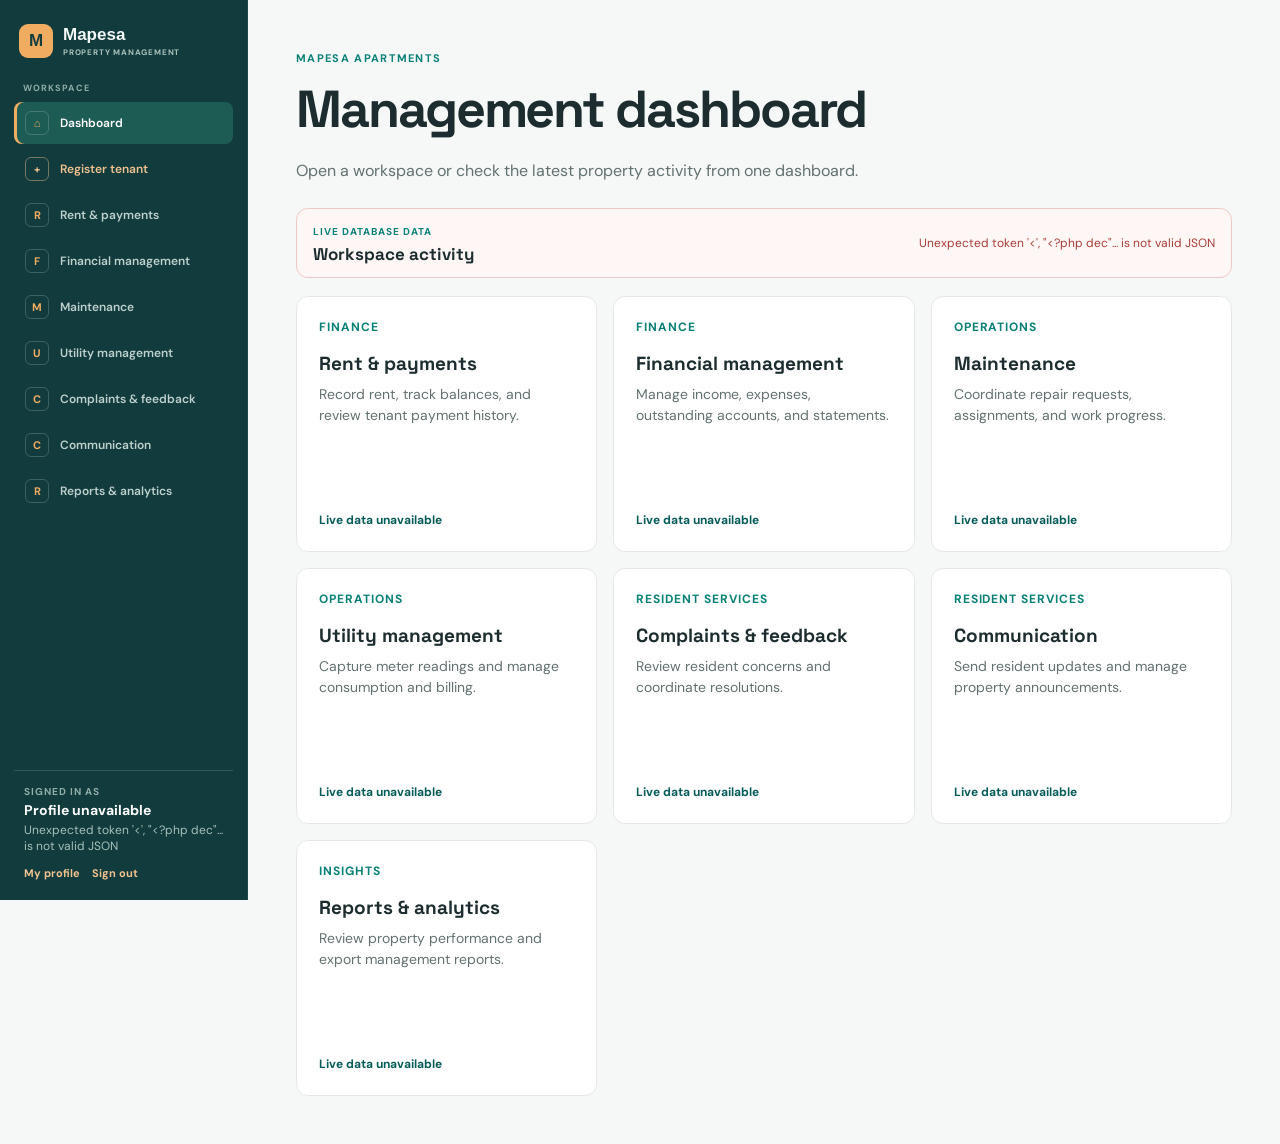
<file: Mapesa Apartment Management System/management module/index.html>
<!doctype html>
<html lang="en">
  <head>
    <meta charset="utf-8" />
    <meta name="viewport" content="width=device-width, initial-scale=1" />
    <meta
      name="description"
      content="Open Mapesa apartment management tools for finance, residents, operations, and reporting."
    />
    <title>Mapesa | Management Dashboard</title>
    <link rel="preconnect" href="https://fonts.googleapis.com" />
    <link rel="preconnect" href="https://fonts.gstatic.com" crossorigin />
    <link
      href="https://fonts.googleapis.com/css2?family=DM+Sans:wght@400;500;600;700&family=Space+Grotesk:wght@500;600;700&display=swap"
      rel="stylesheet"
    />
    <link rel="stylesheet" href="module-navigation.css" />
  </head>
  <body>
    <main class="management-hub">
      <header>
        <span class="hub-eyebrow">Mapesa Apartments</span>
        <h1>Management dashboard</h1>
        <p>
          Open a workspace or check the latest property activity from one
          dashboard.
        </p>
      </header>
      <section class="hub-grid" aria-label="Management workspaces">
        <a
          class="hub-card"
          href="Rent%20%26%20Payment%20Module/index.php"
          data-dashboard-module="rent"
        >
          <span>Finance</span>
          <h2>Rent & payments</h2>
          <p>Record rent, track balances, and review tenant payment history.</p>
          <span class="hub-card-metric" data-dashboard-metric>Loading live data…</span>
        </a>
        <a
          class="hub-card"
          href="Financial%20Management%20Module/index.html"
          data-dashboard-module="finance"
        >
          <span>Finance</span>
          <h2>Financial management</h2>
          <p>Manage income, expenses, outstanding accounts, and statements.</p>
          <span class="hub-card-metric" data-dashboard-metric>Loading live data…</span>
        </a>
        <a
          class="hub-card"
          href="Maintenance%20Module/index.html"
          data-dashboard-module="maintenance"
        >
          <span>Operations</span>
          <h2>Maintenance</h2>
          <p>Coordinate repair requests, assignments, and work progress.</p>
          <span class="hub-card-metric" data-dashboard-metric>Loading live data…</span>
        </a>
        <a
          class="hub-card"
          href="Utility%20%20Management%20Module/index.html"
          data-dashboard-module="utilities"
        >
          <span>Operations</span>
          <h2>Utility management</h2>
          <p>Capture meter readings and manage consumption and billing.</p>
          <span class="hub-card-metric" data-dashboard-metric>Loading live data…</span>
        </a>
        <a
          class="hub-card"
          href="Complaints%20%20Feedback%20Module/index.html"
          data-dashboard-module="complaints"
        >
          <span>Resident services</span>
          <h2>Complaints & feedback</h2>
          <p>Review resident concerns and coordinate resolutions.</p>
          <span class="hub-card-metric" data-dashboard-metric>Loading live data…</span>
        </a>
        <a
          class="hub-card"
          href="Communication%20%26%20Notification%20Module/index.html"
          data-dashboard-module="communication"
        >
          <span>Resident services</span>
          <h2>Communication</h2>
          <p>Send resident updates and manage property announcements.</p>
          <span class="hub-card-metric" data-dashboard-metric>Loading live data…</span>
        </a>
        <a
          class="hub-card"
          href="Reports%20%26%20Analytics%20Module/index.html"
          data-dashboard-module="reports"
        >
          <span>Insights</span>
          <h2>Reports & analytics</h2>
          <p>Review property performance and export management reports.</p>
          <span class="hub-card-metric" data-dashboard-metric>Loading live data…</span>
        </a>
      </section>
    </main>
    <script src="management-live.js"></script>
  </body>
</html>
</file>
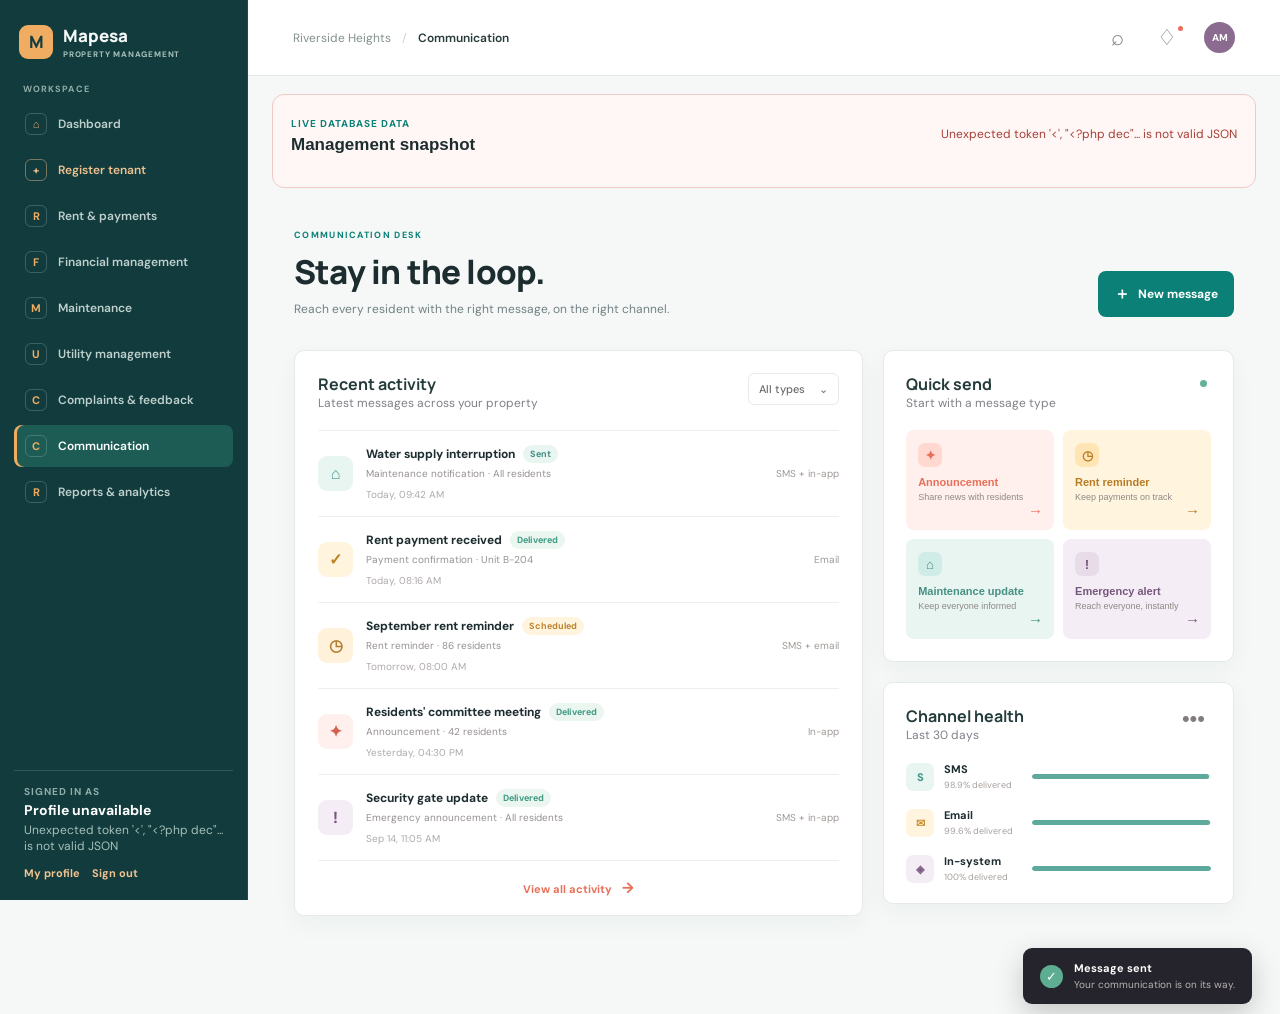
<file: Mapesa Apartment Management System/management module/Communication & Notification Module/index.html>
<!doctype html>
<html lang="en">
  <head>
    <meta charset="utf-8" />
    <meta name="viewport" content="width=device-width, initial-scale=1" />
    <title>Mapesa Connect | Communication Desk</title>
    <link rel="preconnect" href="https://fonts.googleapis.com" />
    <link rel="preconnect" href="https://fonts.gstatic.com" crossorigin />
    <link
      href="https://fonts.googleapis.com/css2?family=DM+Sans:wght@400;500;600;700&family=Manrope:wght@700;800&display=swap"
      rel="stylesheet"
    />
    <link rel="stylesheet" href="styles.css" />
    <link rel="stylesheet" href="../module-navigation.css" />
  </head>
  <body>
    <div class="app-shell">
      <aside class="sidebar">
        <a class="brand" href="#">
          <span class="brand-mark">M</span>
          <span>mapesa<span class="brand-dot">.</span></span>
        </a>
        <div class="property-switcher">
          <span class="eyebrow">PROPERTY</span>
          <button class="property-button" type="button">
            <span>Riverside Heights</span><span>⌄</span>
          </button>
        </div>
        <nav class="main-nav" aria-label="Main navigation">
          <span class="nav-label">Workspace</span>
          <a class="nav-item" href="#"
            ><span class="nav-icon">▦</span>Overview</a
          >
          <a class="nav-item active" href="#"
            ><span class="nav-icon">◈</span>Communication
            <span class="nav-count">4</span></a
          >
          <a class="nav-item" href="#"
            ><span class="nav-icon">⌂</span>Residents</a
          >
          <a class="nav-item" href="#"
            ><span class="nav-icon">▤</span>Maintenance</a
          >
          <span class="nav-label nav-label-spaced">Manage</span>
          <a class="nav-item" href="#"
            ><span class="nav-icon">◷</span>Payment records</a
          >
          <a class="nav-item" href="#"
            ><span class="nav-icon">⚙</span>Settings</a
          >
        </nav>
        <div class="sidebar-bottom">
          <div class="help-card">
            <span class="help-icon">?</span>
            <div>
              <strong>Need a hand?</strong><span>Visit the help centre</span>
            </div>
            <span class="arrow">↗</span>
          </div>
          <div class="user-profile">
            <span class="avatar avatar-plum" data-manager-initials>M</span>
            <div>
              <strong data-manager-name>Manager account</strong><span data-manager-role>Manager</span>
            </div>
            <span class="more">•••</span>
          </div>
        </div>
      </aside>

      <main class="main-content">
        <header class="topbar">
          <div class="breadcrumbs">
            <span>Riverside Heights</span><b>/</b><strong>Communication</strong>
          </div>
          <div class="topbar-actions">
            <button class="icon-button" aria-label="Search">⌕</button
            ><button
              class="icon-button notification-button"
              aria-label="Notifications"
            >
              ♢<i></i></button
            ><span class="top-avatar avatar avatar-plum">AM</span>
          </div>
        </header>

        <nav class="module-navigation" aria-label="Management modules">
          <a class="module-home" href="../index.html">Dashboard</a>
          <details class="module-switcher">
            <summary>Workspaces</summary>
            <div class="module-menu">
              <a href="../Rent%20%26%20Payment%20Module/index.php">Rent & payments</a>
              <a href="../Financial%20Management%20Module/index.html">Financial management</a>
              <a href="../Maintenance%20Module/index.html">Maintenance</a>
              <a href="../Utility%20%20Management%20Module/index.html">Utilities</a>
              <a href="../Complaints%20%20Feedback%20Module/index.html">Complaints & feedback</a>
              <a href="index.html" aria-current="page">Communication</a>
              <a href="../Reports%20%26%20Analytics%20Module/index.html">Reports & analytics</a>
            </div>
          </details>
        </nav>

        <div class="page-wrap">
          <section class="page-heading">
            <div>
              <span class="eyebrow coral">COMMUNICATION DESK</span>
              <h1>Stay in the loop.</h1>
              <p>
                Reach every resident with the right message, on the right
                channel.
              </p>
            </div>
            <button class="primary-button" id="composeTop" type="button">
              <span>＋</span> New message
            </button>
          </section>

          <section class="metric-grid" aria-label="Communication summary">
            <article class="metric-card">
              <div class="metric-top">
                <span class="metric-icon teal">◉</span
                ><span class="trend positive">↑ 12.4%</span>
              </div>
              <strong>98.6%</strong><span>Delivery rate</span>
              <div class="sparkline teal-line">
                <i></i><i></i><i></i><i></i><i></i><i></i><i></i><i></i>
              </div>
            </article>
            <article class="metric-card">
              <div class="metric-top">
                <span class="metric-icon amber">◷</span
                ><span class="trend neutral">This month</span>
              </div>
              <strong>1,284</strong><span>Messages sent</span>
              <div class="sparkline amber-line">
                <i></i><i></i><i></i><i></i><i></i><i></i><i></i><i></i>
              </div>
            </article>
            <article class="metric-card">
              <div class="metric-top">
                <span class="metric-icon plum">⌁</span
                ><span class="trend positive">↑ 8.1%</span>
              </div>
              <strong>72.8%</strong><span>Average open rate</span>
              <div class="sparkline plum-line">
                <i></i><i></i><i></i><i></i><i></i><i></i><i></i><i></i>
              </div>
            </article>
            <article class="metric-card priority-card">
              <div>
                <span class="eyebrow">NEEDS ATTENTION</span><strong>3</strong
                ><span>scheduled messages</span>
              </div>
              <button class="text-button" id="viewScheduled" type="button">
                View schedule <span>→</span>
              </button>
            </article>
          </section>

          <section class="content-grid">
            <div class="panel activity-panel">
              <div class="panel-header">
                <div>
                  <h2>Recent activity</h2>
                  <p>Latest messages across your property</p>
                </div>
                <button class="filter-button" id="filterButton" type="button">
                  All types <span>⌄</span>
                </button>
              </div>
              <div class="activity-list" id="activityList">
                <article class="activity-row" data-type="Maintenance">
                  <span class="activity-icon maintenance">⌂</span>
                  <div class="activity-detail">
                    <div>
                      <strong>Water supply interruption</strong
                      ><span class="status sent">Sent</span>
                    </div>
                    <p>Maintenance notification · All residents</p>
                    <span class="activity-time">Today, 09:42 AM</span>
                  </div>
                  <span class="channel-tag">SMS + in-app</span>
                </article>
                <article class="activity-row" data-type="Payment">
                  <span class="activity-icon payment">✓</span>
                  <div class="activity-detail">
                    <div>
                      <strong>Rent payment received</strong
                      ><span class="status delivered">Delivered</span>
                    </div>
                    <p>Payment confirmation · Unit B-204</p>
                    <span class="activity-time">Today, 08:16 AM</span>
                  </div>
                  <span class="channel-tag">Email</span>
                </article>
                <article class="activity-row" data-type="Reminder">
                  <span class="activity-icon reminder">◷</span>
                  <div class="activity-detail">
                    <div>
                      <strong>September rent reminder</strong
                      ><span class="status scheduled">Scheduled</span>
                    </div>
                    <p>Rent reminder · 86 residents</p>
                    <span class="activity-time">Tomorrow, 08:00 AM</span>
                  </div>
                  <span class="channel-tag">SMS + email</span>
                </article>
                <article class="activity-row" data-type="Announcement">
                  <span class="activity-icon announcement">✦</span>
                  <div class="activity-detail">
                    <div>
                      <strong>Residents' committee meeting</strong
                      ><span class="status delivered">Delivered</span>
                    </div>
                    <p>Announcement · 42 residents</p>
                    <span class="activity-time">Yesterday, 04:30 PM</span>
                  </div>
                  <span class="channel-tag">In-app</span>
                </article>
                <article class="activity-row" data-type="Emergency">
                  <span class="activity-icon emergency">!</span>
                  <div class="activity-detail">
                    <div>
                      <strong>Security gate update</strong
                      ><span class="status delivered">Delivered</span>
                    </div>
                    <p>Emergency announcement · All residents</p>
                    <span class="activity-time">Sep 14, 11:05 AM</span>
                  </div>
                  <span class="channel-tag">SMS + in-app</span>
                </article>
              </div>
              <button class="load-more" type="button">
                View all activity <span>→</span>
              </button>
            </div>

            <div class="side-stack">
              <div class="panel quick-panel">
                <div class="panel-header">
                  <div>
                    <h2>Quick send</h2>
                    <p>Start with a message type</p>
                  </div>
                  <span class="status-dot"></span>
                </div>
                <div class="quick-actions">
                  <button
                    class="quick-action coral-action"
                    data-template="Announcement"
                  >
                    <span>✦</span><strong>Announcement</strong
                    ><small>Share news with residents</small><b>→</b></button
                  ><button
                    class="quick-action amber-action"
                    data-template="Reminder"
                  >
                    <span>◷</span><strong>Rent reminder</strong
                    ><small>Keep payments on track</small><b>→</b></button
                  ><button
                    class="quick-action teal-action"
                    data-template="Maintenance"
                  >
                    <span>⌂</span><strong>Maintenance update</strong
                    ><small>Keep everyone informed</small><b>→</b></button
                  ><button
                    class="quick-action plum-action"
                    data-template="Emergency"
                  >
                    <span>!</span><strong>Emergency alert</strong
                    ><small>Reach everyone, instantly</small><b>→</b>
                  </button>
                </div>
              </div>
              <div class="panel delivery-panel">
                <div class="panel-header">
                  <div>
                    <h2>Channel health</h2>
                    <p>Last 30 days</p>
                  </div>
                  <button class="more-button" type="button">•••</button>
                </div>
                <div class="channel-row">
                  <span class="channel-symbol sms">S</span>
                  <div><strong>SMS</strong><small>98.9% delivered</small></div>
                  <div class="health-bar"><i style="width: 98.9%"></i></div>
                </div>
                <div class="channel-row">
                  <span class="channel-symbol email">✉</span>
                  <div>
                    <strong>Email</strong><small>99.6% delivered</small>
                  </div>
                  <div class="health-bar"><i style="width: 99.6%"></i></div>
                </div>
                <div class="channel-row">
                  <span class="channel-symbol app">◈</span>
                  <div>
                    <strong>In-system</strong><small>100% delivered</small>
                  </div>
                  <div class="health-bar"><i style="width: 100%"></i></div>
                </div>
              </div>
            </div>
          </section>
        </div>
      </main>
    </div>

    <div class="modal-backdrop" id="composeModal" hidden>
      <section
        class="compose-modal"
        role="dialog"
        aria-modal="true"
        aria-labelledby="composeTitle"
      >
        <div class="modal-header">
          <div>
            <span class="eyebrow coral">NEW COMMUNICATION</span>
            <h2 id="composeTitle">Compose a message</h2>
          </div>
          <button class="close-button" id="closeModal" aria-label="Close">
            ×
          </button>
        </div>
        <form id="messageForm">
          <label
            >Message type<select id="messageType">
              <option>Announcement</option>
              <option>Reminder</option>
              <option>Payment</option>
              <option>Maintenance</option>
              <option>Emergency</option>
            </select></label
          ><label
            >Recipients<select>
              <option>All residents · 128 households</option>
              <option>Residents with outstanding rent · 14 households</option>
              <option>Select a building or unit...</option>
            </select></label
          ><label
            >Message title<input
              id="messageTitle"
              required
              value="Residents' committee meeting" /></label
          ><label
            >Message body<textarea id="messageBody" required rows="4">
Join us for the monthly residents' committee meeting this Thursday at 6:30 PM in the common room.</textarea
            >
          </label>
          <fieldset>
            <legend>Send via</legend>
            <div class="channel-options">
              <label><input type="checkbox" checked /> <span>SMS</span></label
              ><label
                ><input type="checkbox" checked /> <span>Email</span></label
              ><label
                ><input type="checkbox" checked /> <span>In-system</span></label
              >
            </div>
          </fieldset>
          <div class="form-footer">
            <button class="secondary-button" type="button" id="scheduleButton">
              Schedule</button
            ><button class="primary-button" type="submit">
              Send message <span>→</span>
            </button>
          </div>
        </form>
      </section>
    </div>
    <div class="toast" id="toast" role="status">
      <span>✓</span>
      <div>
        <strong>Message sent</strong
        ><small>Your communication is on its way.</small>
      </div>
    </div>
    <script src="../management-live.js"></script>
    <script src="app.js"></script>
  </body>
</html>
</file>
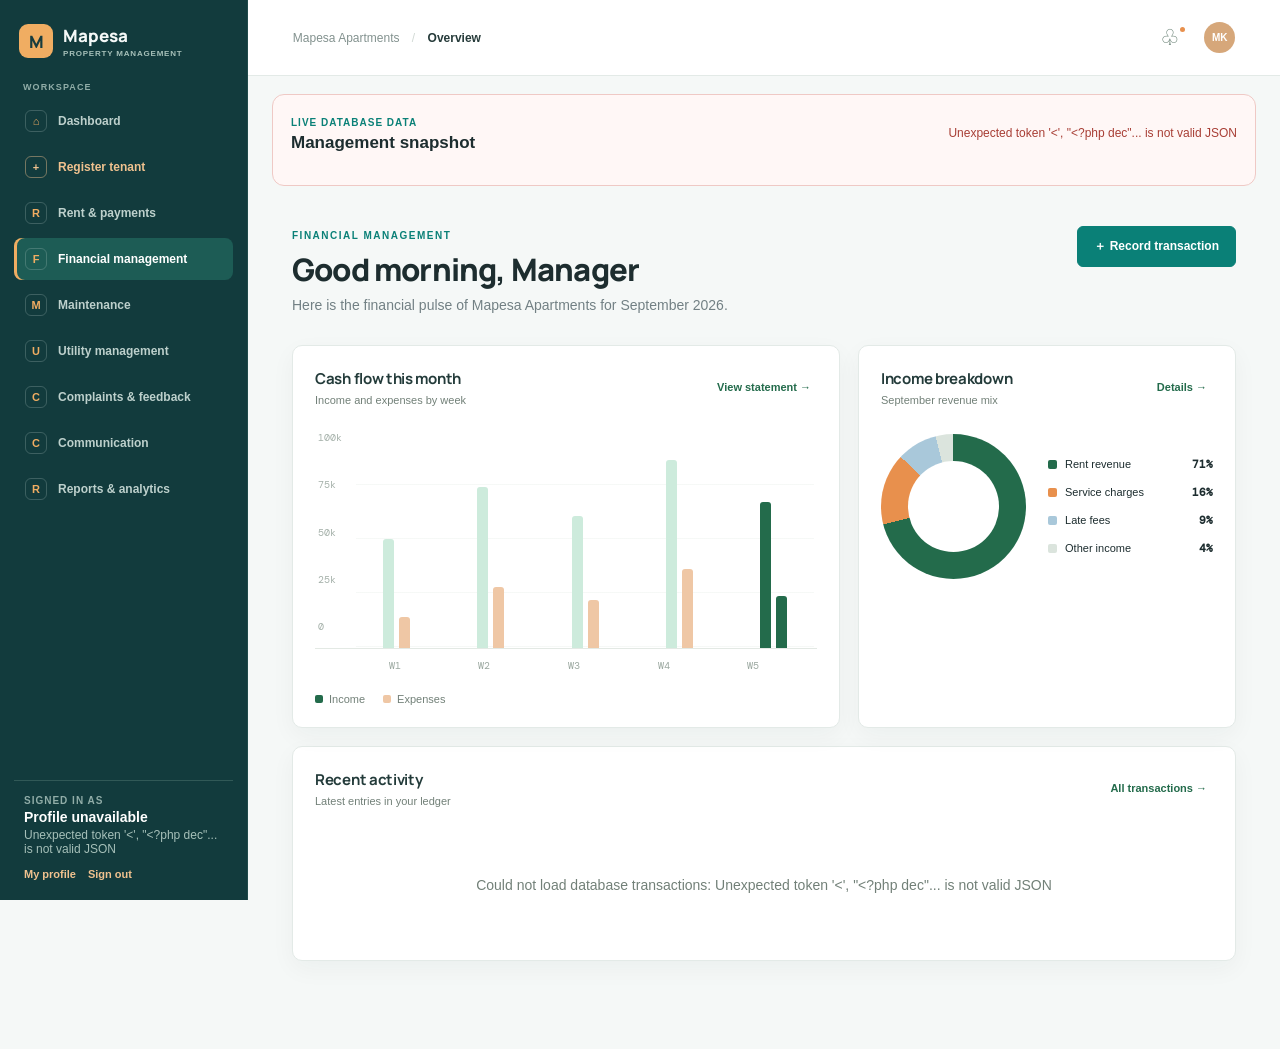
<file: Mapesa Apartment Management System/management module/Financial Management Module/index.html>
<!doctype html>
<html lang="en">
  <head>
    <meta charset="UTF-8" />
    <meta name="viewport" content="width=device-width, initial-scale=1.0" />
    <title>Ledger | Financial Management</title>
    <link rel="preconnect" href="https://fonts.googleapis.com" />
    <link rel="preconnect" href="https://fonts.gstatic.com" crossorigin />
    <link
      href="https://fonts.googleapis.com/css2?family=DM+Mono:wght@400;500&family=Manrope:wght@400;500;600;700;800&display=swap"
      rel="stylesheet"
    />
    <link rel="stylesheet" href="styles.css?v=20261029-0858" />
    <link rel="stylesheet" href="../module-navigation.css" />
  </head>
  <body>
    <div class="app-shell">
      <aside class="sidebar">
        <div class="brand">
          <span class="brand-mark">M</span
          ><span>Mapesa <small>APARTMENTS</small></span>
        </div>
        <div class="workspace-label">FINANCIAL CONTROL</div>
        <nav class="main-nav" aria-label="Main navigation">
          <button class="nav-item active" data-view="dashboard">
            <span>◈</span>Overview
          </button>
          <button class="nav-item" data-view="transactions">
            <span>↕</span>Transactions
          </button>
          <button class="nav-item" data-view="outstanding">
            <span>◷</span>Outstanding
          </button>
          <button class="nav-item" data-view="statements">
            <span>▤</span>Statements
          </button>
        </nav>
        <div class="sidebar-bottom">
          <div class="period-card">
            <span class="eyebrow">CURRENT PERIOD</span
            ><strong>September 2026</strong
            ><span class="period-status"><i></i> Books are up to date</span>
          </div>
          <button class="profile">
            <span class="avatar" data-manager-initials>M</span
            ><span
              ><strong data-manager-name>Manager account</strong
              ><small data-manager-role>Manager</small></span
            ><b>···</b>
          </button>
        </div>
      </aside>

      <main class="main-content">
        <header class="topbar">
          <div class="breadcrumbs">
            Mapesa Apartments <span>/</span>
            <strong id="page-label">Overview</strong>
          </div>
          <div class="topbar-actions">
            <button class="icon-button" title="Notifications">♧<em></em></button
            ><button class="user-avatar">MK</button>
          </div>
        </header>
        <nav class="module-navigation" aria-label="Management modules">
          <a class="module-home" href="../index.html">Dashboard</a>
          <details class="module-switcher">
            <summary>Workspaces</summary>
            <div class="module-menu">
              <a href="../Rent%20%26%20Payment%20Module/index.php"
                >Rent & payments</a
              >
              <a href="index.html" aria-current="page">Financial management</a>
              <a href="../Maintenance%20Module/index.html">Maintenance</a>
              <a href="../Utility%20%20Management%20Module/index.html"
                >Utilities</a
              >
              <a href="../Complaints%20%20Feedback%20Module/index.html"
                >Complaints & feedback</a
              >
              <a
                href="../Communication%20%26%20Notification%20Module/index.html"
                >Communication</a
              >
              <a href="../Reports%20%26%20Analytics%20Module/index.html"
                >Reports & analytics</a
              >
            </div>
          </details>
        </nav>
        <div id="app-view"></div>
      </main>
    </div>

    <div class="modal-backdrop" id="transaction-modal" hidden>
      <section
        class="modal"
        role="dialog"
        aria-modal="true"
        aria-labelledby="modal-title"
      >
        <button class="modal-close" id="close-modal" aria-label="Close">
          ×
        </button>
        <span class="eyebrow">FINANCIAL MANAGEMENT</span>
        <h2 id="modal-title">Record a transaction</h2>
        <p class="modal-intro" id="transaction-intro">
          Record rent income against a charge or add a property expense.
        </p>
        <form id="transaction-form">
          <div class="type-heading">
            <strong>Transaction type</strong>
            <span>Choose where this record belongs.</span>
          </div>
          <div class="type-toggle">
            <label class="type-option income-option">
              <input type="radio" name="type" value="income" checked />
              <span>
                <strong>Rent income</strong>
                <small>Apply a payment to an open rent charge</small>
              </span>
            </label>
            <label class="type-option expense-option">
              <input type="radio" name="type" value="expense" />
              <span>
                <strong>Expense</strong>
                <small>Record a property cost</small>
              </span>
            </label>
          </div>
          <p class="transaction-type-help" id="transaction-type-help"></p>
          <div class="form-grid">
            <label id="transaction-property-field">
              Property
              <select name="propertyId" required>
                <option value="">Loading properties…</option>
              </select>
              <small class="field-help" id="property-help">Select the property this transaction belongs to.</small>
            </label>
            <label id="income-charge-field"
              >Rent charge<select name="ledgerId" required>
                <option value="">Loading unpaid rent charges…</option>
              </select>
              <small class="field-help"
                >Payments are recorded against the selected tenant and
                charge.</small
              >
            </label>
            <label id="expense-description-field" hidden
              >Expense description<input
                name="description"
                maxlength="230"
                placeholder="e.g. Common area lighting repair"
                disabled
              />
              <small class="field-help"
                >Use a clear description that will be easy to identify
                later.</small
              >
            </label>
            <label>
              <span id="amount-label">Amount received (KES)</span>
              <input
                name="amount"
                type="number"
                min="0.01"
                step="0.01"
                required
                placeholder="0.00"
              />
              <small class="field-help" id="amount-help"
                >Enter the amount received. The maximum is the charge
                balance.</small
              >
            </label>
            <label id="expense-category-field" hidden
              >Expense category<select name="category">
                <option>Maintenance</option>
                <option>Utilities</option>
                <option>Staff & operations</option>
                <option>Other expense</option>
              </select>
              <small class="field-help"
                >This category is included with the description in the expense
                record.</small
              >
            </label>
            <label>
              <span id="date-label">Payment date</span>
              <input name="date" type="date" required />
            </label>
            <label id="income-reference-field"
              >Payment reference (optional)<input
                name="reference"
                maxlength="100"
                placeholder="Receipt or payment reference"
              />
              <small class="field-help"
                >Add a receipt number or payment reference if available.</small
              >
            </label>
          </div>
          <p
            id="transaction-form-message"
            class="form-message"
            role="alert"
            hidden
          ></p>
          <div class="form-actions">
            <button type="button" class="button ghost" id="cancel-modal">
              Cancel
            </button>
            <button class="button primary" type="submit">
              <span id="save-transaction-label">Save rent payment</span
              ><span>→</span>
            </button>
          </div>
        </form>
      </section>
    </div>
    <script src="../management-live.js"></script>
    <script src="app.js?v=20261029-0916"></script>
  </body>
</html>
</file>
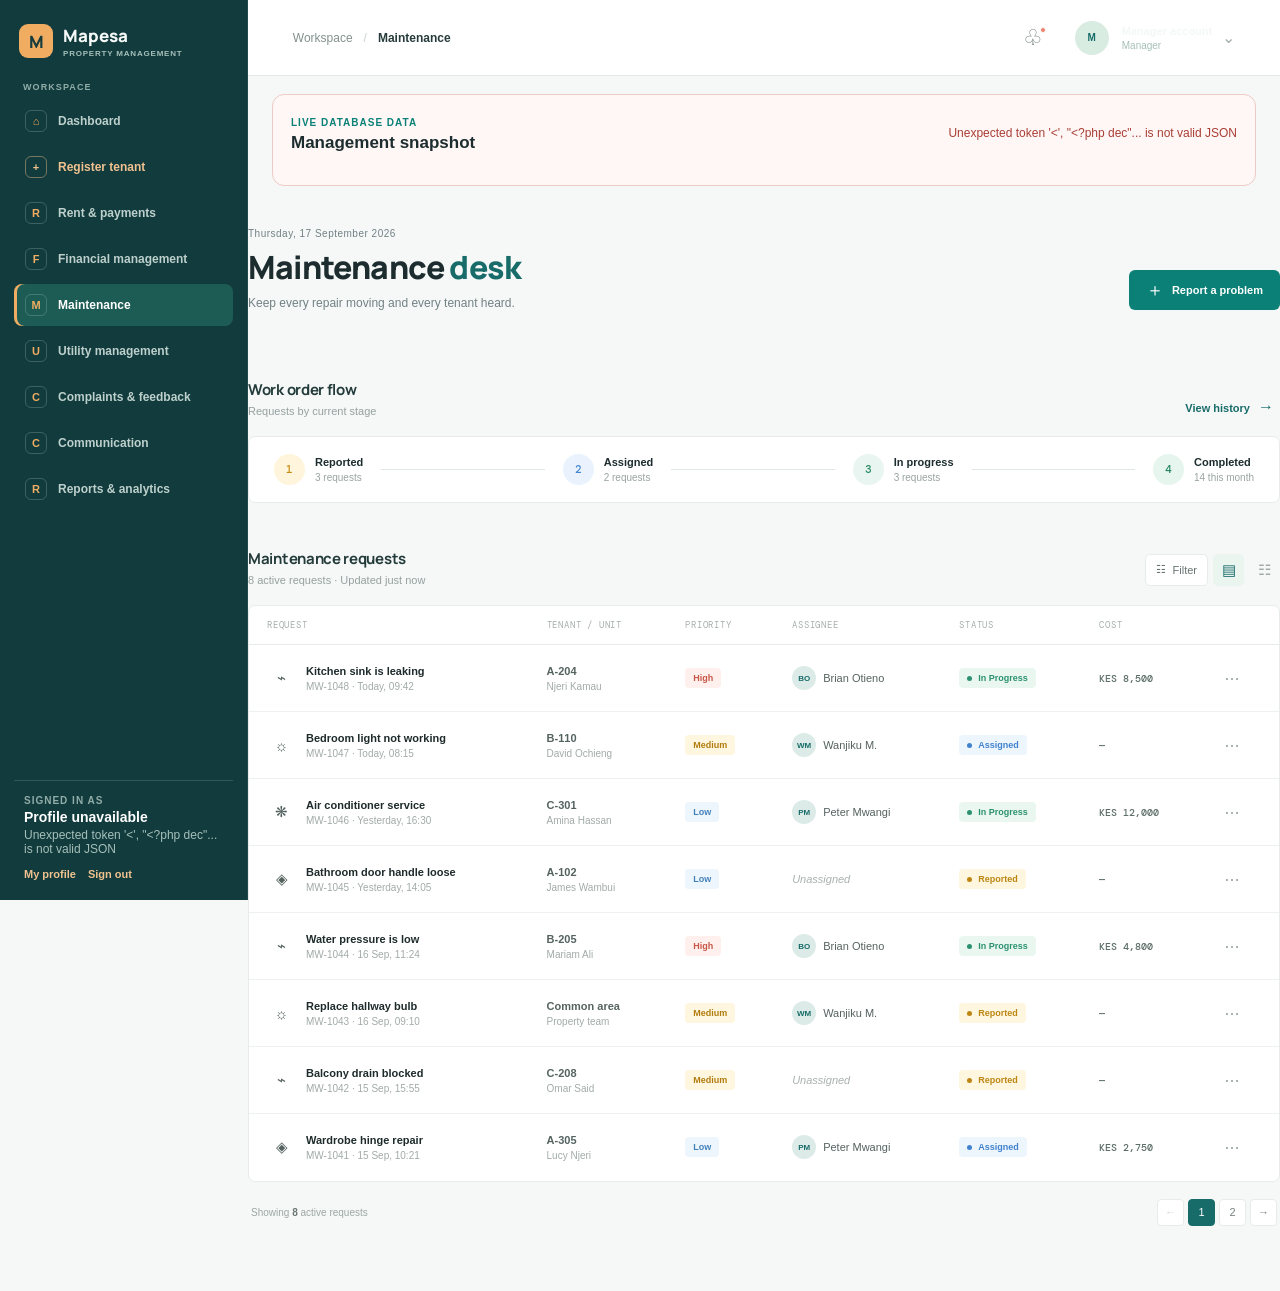
<file: Mapesa Apartment Management System/management module/Maintenance Module/index.html>
<!doctype html>
<html lang="en">
  <head>
    <meta charset="UTF-8" />
    <meta name="viewport" content="width=device-width, initial-scale=1.0" />
    <title>Maintenance | Mapesa Apartments</title>
    <link rel="preconnect" href="https://fonts.googleapis.com" />
    <link rel="preconnect" href="https://fonts.gstatic.com" crossorigin />
    <link
      href="https://fonts.googleapis.com/css2?family=DM+Mono:wght@400;500&family=Manrope:wght@400;500;600;700;800&display=swap"
      rel="stylesheet"
    />
    <link rel="stylesheet" href="styles.css" />
    <link rel="stylesheet" href="../module-navigation.css" />
  </head>
  <body>
    <div class="app-shell">
      <aside class="sidebar">
        <a class="brand" href="#"
          ><span class="brand-mark">M</span
          ><span>mapesa<span class="brand-dot">.</span></span></a
        >
        <div class="property-switcher">
          <span class="switcher-icon">⌂</span
          ><span><small>PROPERTY</small>Mapesa Apartments</span
          ><span class="chevron">⌄</span>
        </div>
        <nav class="main-nav" aria-label="Main navigation">
          <p class="nav-label">Workspace</p>
          <a href="#" class="nav-item"><span>▦</span>Overview</a>
          <a href="#" class="nav-item"><span>⌂</span>Tenants</a>
          <a href="#" class="nav-item active"
            ><span>⚒</span>Maintenance <b class="nav-count">8</b></a
          >
          <a href="#" class="nav-item"><span>◷</span>Payments</a>
          <a href="#" class="nav-item"><span>▤</span>Reports</a>
          <p class="nav-label secondary-label">Manage</p>
          <a href="#" class="nav-item"><span>⚙</span>Settings</a>
        </nav>
        <div class="sidebar-footer">
          <div class="support-icon">?</div>
          <div><strong>Need a hand?</strong><span>Contact support</span></div>
          <span>›</span>
        </div>
      </aside>

      <main class="main-content">
        <header class="topbar">
          <div class="breadcrumbs">
            <span>Workspace</span><b>/</b><strong>Maintenance</strong>
          </div>
          <div class="top-actions">
            <button class="icon-button" aria-label="Notifications">
              ♧<i></i>
            </button>
            <div class="user-avatar" data-manager-initials>M</div>
            <div class="user-info">
              <strong data-manager-name>Manager account</strong><span data-manager-role>Manager</span>
            </div>
            <span class="chevron">⌄</span>
          </div>
        </header>
        <nav class="module-navigation" aria-label="Management modules">
          <a class="module-home" href="../index.html">Dashboard</a>
          <details class="module-switcher">
            <summary>Workspaces</summary>
            <div class="module-menu">
              <a href="../Rent%20%26%20Payment%20Module/index.php">Rent & payments</a>
              <a href="../Financial%20Management%20Module/index.html">Financial management</a>
              <a href="index.html" aria-current="page">Maintenance</a>
              <a href="../Utility%20%20Management%20Module/index.html">Utilities</a>
              <a href="../Complaints%20%20Feedback%20Module/index.html">Complaints & feedback</a>
              <a href="../Communication%20%26%20Notification%20Module/index.html">Communication</a>
              <a href="../Reports%20%26%20Analytics%20Module/index.html">Reports & analytics</a>
            </div>
          </details>
        </nav>
        <section class="page-heading">
          <div>
            <p class="eyebrow">Thursday, 17 September 2026</p>
            <h1>Maintenance <span>desk</span></h1>
            <p class="subheading">
              Keep every repair moving and every tenant heard.
            </p>
          </div>
          <button class="primary-button" id="openReport">
            <span>＋</span> Report a problem
          </button>
        </section>

        <section class="stat-grid" aria-label="Maintenance summary">
          <article class="stat-card accent-amber">
            <div class="stat-top">
              <span class="stat-label">Open requests</span
              ><span class="stat-icon">◌</span>
            </div>
            <strong class="stat-value" id="openCount">8</strong
            ><span class="stat-note positive"
              >↑ 12% <em>vs last month</em></span
            >
          </article>
          <article class="stat-card accent-blue">
            <div class="stat-top">
              <span class="stat-label">In progress</span
              ><span class="stat-icon">↻</span>
            </div>
            <strong class="stat-value" id="progressCount">3</strong
            ><span class="stat-note"
              ><span class="status-dot blue"></span> On track this week</span
            >
          </article>
          <article class="stat-card accent-green">
            <div class="stat-top">
              <span class="stat-label">Completed this month</span
              ><span class="stat-icon">✓</span>
            </div>
            <strong class="stat-value" id="completedCount">14</strong
            ><span class="stat-note positive">↑ 8% <em>vs last month</em></span>
          </article>
          <article class="stat-card accent-coral">
            <div class="stat-top">
              <span class="stat-label">Total cost this month</span
              ><span class="stat-icon">♧</span>
            </div>
            <strong class="stat-value currency" id="costTotal"
              >KES 42,850</strong
            ><span class="stat-note"
              ><span class="status-dot coral"></span> Across 14 jobs</span
            >
          </article>
        </section>

        <section class="workflow-section">
          <div class="section-heading">
            <div>
              <h2>Work order flow</h2>
              <p>Requests by current stage</p>
            </div>
            <button class="text-button" id="viewHistory">
              View history <span>→</span>
            </button>
          </div>
          <div class="workflow-track">
            <div class="flow-step">
              <div class="flow-marker reported">1</div>
              <div>
                <strong>Reported</strong
                ><span id="reportedFlow">5 requests</span>
              </div>
            </div>
            <div class="flow-line"></div>
            <div class="flow-step">
              <div class="flow-marker assigned">2</div>
              <div>
                <strong>Assigned</strong
                ><span id="assignedFlow">2 requests</span>
              </div>
            </div>
            <div class="flow-line"></div>
            <div class="flow-step">
              <div class="flow-marker progress">3</div>
              <div>
                <strong>In progress</strong
                ><span id="progressFlow">3 requests</span>
              </div>
            </div>
            <div class="flow-line"></div>
            <div class="flow-step">
              <div class="flow-marker completed">4</div>
              <div>
                <strong>Completed</strong
                ><span id="completedFlow">14 this month</span>
              </div>
            </div>
          </div>
        </section>

        <section class="requests-section" id="requests">
          <div class="section-heading requests-heading">
            <div>
              <h2>Maintenance requests</h2>
              <p>
                <span id="requestCount">8 active requests</span> · Updated just
                now
              </p>
            </div>
            <div class="view-controls">
              <button class="filter-button" id="filterButton">
                ☷ <span>Filter</span><b id="filterBadge">0</b></button
              ><button class="view-button active">▤</button
              ><button class="view-button">☷</button>
            </div>
          </div>
          <div class="filter-panel" id="filterPanel">
            <select id="statusFilter">
              <option value="all">All statuses</option>
              <option value="Reported">Reported</option>
              <option value="Assigned">Assigned</option>
              <option value="In Progress">In Progress</option>
              <option value="Completed">Completed</option></select
            ><select id="priorityFilter">
              <option value="all">All priorities</option>
              <option value="High">High priority</option>
              <option value="Medium">Medium priority</option>
              <option value="Low">Low priority</option></select
            ><button id="clearFilters">Clear</button>
          </div>
          <div class="table-wrap">
            <table>
              <thead>
                <tr>
                  <th>REQUEST</th>
                  <th>TENANT / UNIT</th>
                  <th>PRIORITY</th>
                  <th>ASSIGNEE</th>
                  <th>STATUS</th>
                  <th>COST</th>
                  <th></th>
                </tr>
              </thead>
              <tbody id="requestRows"></tbody>
            </table>
            <div class="empty-state" id="emptyState">
              No requests match these filters.
            </div>
          </div>
        </section>
        <footer class="page-footer">
          <span
            >Showing <strong id="showingCount">8</strong> active requests</span
          >
          <div class="pagination">
            <button disabled>←</button><button class="current">1</button
            ><button>2</button><button>→</button>
          </div>
        </footer>
      </main>
    </div>

    <div class="modal-backdrop" id="reportModal" aria-hidden="true">
      <div
        class="modal"
        role="dialog"
        aria-modal="true"
        aria-labelledby="modalTitle"
      >
        <button class="modal-close" id="closeReport" aria-label="Close">
          ×
        </button>
        <div class="modal-kicker">NEW WORK ORDER</div>
        <h2 id="modalTitle">Report a problem</h2>
        <p class="modal-copy">
          Tell us what needs attention. We’ll get the right person on it.
        </p>
        <form id="reportForm">
          <label
            >Issue title<input
              name="title"
              required
              placeholder="e.g. Kitchen sink is leaking"
          /></label>
          <div class="form-row">
            <label
              >Unit / location<input
                name="unit"
                required
                placeholder="e.g. A-204" /></label
            ><label
              >Priority<select name="priority">
                <option>Medium</option>
                <option>High</option>
                <option>Low</option>
              </select></label
            >
          </div>
          <label
            >Description<textarea
              name="description"
              required
              placeholder="Add useful details about the problem..."
            ></textarea></label
          ><label class="upload-zone" for="photoUpload"
            ><span class="upload-symbol">⌁</span
            ><span
              ><strong>Attach photos</strong
              ><small>JPG or PNG, up to 5 MB</small></span
            ><input
              id="photoUpload"
              type="file"
              accept="image/png,image/jpeg"
              multiple
          /></label>
          <div class="photo-preview" id="photoPreview"></div>
          <div class="modal-actions">
            <button type="button" class="secondary-button" id="cancelReport">
              Cancel</button
            ><button type="submit" class="primary-button">
              Submit report <span>→</span>
            </button>
          </div>
        </form>
      </div>
    </div>
    <div class="toast" id="toast">
      <span>✓</span>
      <div>
        <strong>Report submitted</strong
        ><small>Your maintenance request is now in the queue.</small>
      </div>
    </div>
    <script src="../management-live.js"></script>
    <script src="app.js"></script>
  </body>
</html>
</file>
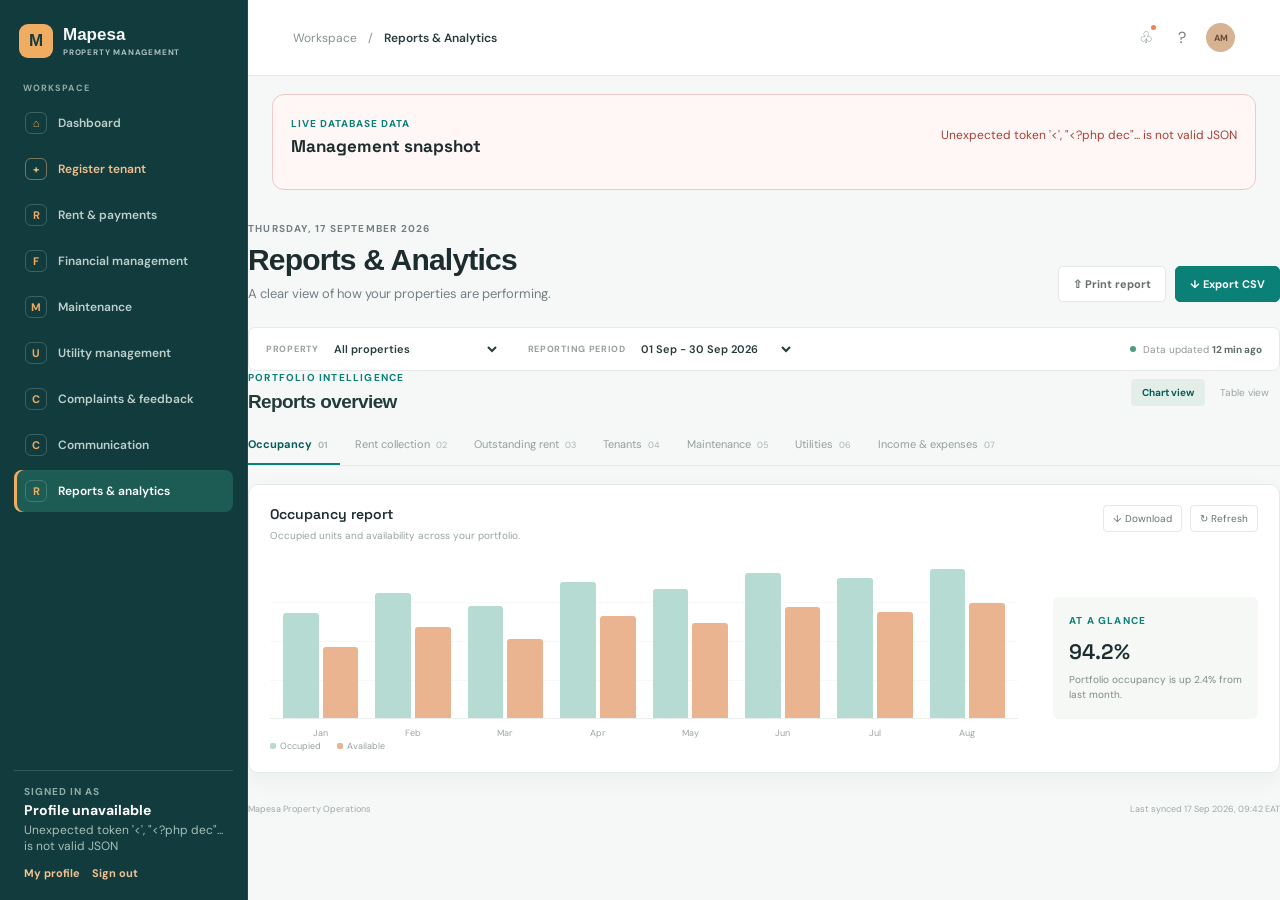
<file: Mapesa Apartment Management System/management module/Reports & Analytics Module/index.html>
<!doctype html>
<html lang="en">
  <head>
    <meta charset="UTF-8" />
    <meta name="viewport" content="width=device-width, initial-scale=1.0" />
    <meta
      name="description"
      content="Mapesa apartment management reports and analytics dashboard"
    />
    <title>Mapesa | Reports & Analytics</title>
    <link rel="preconnect" href="https://fonts.googleapis.com" />
    <link rel="preconnect" href="https://fonts.gstatic.com" crossorigin />
    <link
      href="https://fonts.googleapis.com/css2?family=DM+Sans:wght@400;500;600;700&family=Space+Grotesk:wght@500;600;700&display=swap"
      rel="stylesheet"
    />
    <link rel="stylesheet" href="styles.css" />
    <link rel="stylesheet" href="../module-navigation.css" />
  </head>
  <body>
    <div class="app-shell">
      <aside class="sidebar" aria-label="Main navigation">
        <div class="brand">
          <div class="brand-mark">M</div>
          <div><strong>mapesa</strong><span>property ops</span></div>
        </div>
        <div class="sidebar-label">Workspace</div>
        <nav class="nav-list">
          <button class="nav-item" type="button">
            <span class="nav-icon">⌂</span>Overview
          </button>
          <button class="nav-item active" type="button">
            <span class="nav-icon">◫</span>Reports
          </button>
          <button class="nav-item" type="button">
            <span class="nav-icon">♧</span>Tenants
          </button>
          <button class="nav-item" type="button">
            <span class="nav-icon">▣</span>Maintenance
          </button>
          <button class="nav-item" type="button">
            <span class="nav-icon">♧</span>Utilities
          </button>
        </nav>
        <div class="sidebar-bottom">
          <div class="sidebar-label">Manage</div>
          <button class="nav-item" type="button">
            <span class="nav-icon">⚙</span>Settings
          </button>
          <div class="help-card">
            <span class="help-orbit"></span><strong>Need a hand?</strong>
            <p>Visit the help center for reporting tips.</p>
            <button type="button">Open help center <span>↗</span></button>
          </div>
          <div class="user-chip">
            <div class="avatar">AM</div>
            <div><strong>Amara M.</strong><span>Administrator</span></div>
            <span class="more">•••</span>
          </div>
        </div>
      </aside>

      <main class="main-content">
        <header class="topbar">
          <div class="breadcrumb">
            <span>Workspace</span><span>/</span
            ><strong>Reports & Analytics</strong>
          </div>
          <div class="top-actions">
            <button
              class="icon-button"
              type="button"
              aria-label="Notifications"
            >
              ♧<i></i></button
            ><button class="icon-button" type="button" aria-label="Help">
              ?
            </button>
            <div class="top-avatar">AM</div>
          </div>
        </header>

        <nav class="module-navigation" aria-label="Management modules">
          <a class="module-home" href="../index.html">Dashboard</a>
          <details class="module-switcher">
            <summary>Workspaces</summary>
            <div class="module-menu">
              <a href="../Rent%20%26%20Payment%20Module/index.php"
                >Rent & payments</a
              >
              <a href="../Financial%20Management%20Module/index.html"
                >Financial management</a
              >
              <a href="../Maintenance%20Module/index.html">Maintenance</a>
              <a href="../Utility%20%20Management%20Module/index.html"
                >Utilities</a
              >
              <a href="../Complaints%20%20Feedback%20Module/index.html"
                >Complaints & feedback</a
              >
              <a
                href="../Communication%20%26%20Notification%20Module/index.html"
                >Communication</a
              >
              <a href="index.html" aria-current="page">Reports & analytics</a>
            </div>
          </details>
        </nav>
        <section class="page-heading">
          <div>
            <p class="eyebrow">Thursday, 17 September 2026</p>
            <h1>Reports & Analytics</h1>
            <p class="subtitle">
              A clear view of how your properties are performing.
            </p>
          </div>
          <div class="heading-actions">
            <button class="button secondary" type="button" id="printButton">
              ⇧ <span>Print report</span></button
            ><button class="button primary" type="button" id="exportButton">
              ↓ <span>Export CSV</span>
            </button>
          </div>
        </section>

        <section class="control-strip" aria-label="Report controls">
          <div class="control-group">
            <label for="propertySelect">Property</label
            ><select id="propertySelect">
              <option value="all">All properties</option>
              <option value="palm">Palm Court Apartments</option>
              <option value="ridge">Riverside Ridge</option>
              <option value="terrace">Maple Terrace</option>
            </select>
          </div>
          <div class="control-group">
            <label for="periodSelect">Reporting period</label
            ><select id="periodSelect">
              <option value="current">01 Sep - 30 Sep 2026</option>
              <option value="previous">01 Aug - 31 Aug 2026</option>
              <option value="quarter">01 Jul - 30 Sep 2026</option>
            </select>
          </div>
          <div class="updated">
            <span class="status-dot"></span
            ><span>Data updated <strong>12 min ago</strong></span>
          </div>
        </section>

        <section class="metric-grid" aria-label="Portfolio summary">
          <article class="metric-card accent-teal">
            <div class="metric-top">
              <span>Occupancy rate</span><span class="metric-icon">◒</span>
            </div>
            <strong id="occupancyMetric">94.2%</strong>
            <div class="metric-foot">
              <span class="trend positive">↑ 2.4%</span
              ><span>vs last month</span>
            </div>
            <div class="mini-bars">
              <i style="height: 35%"></i><i style="height: 48%"></i
              ><i style="height: 45%"></i><i style="height: 62%"></i
              ><i style="height: 58%"></i><i style="height: 74%"></i
              ><i style="height: 80%"></i><i style="height: 92%"></i>
            </div>
          </article>
          <article class="metric-card accent-orange">
            <div class="metric-top">
              <span>Rent collected</span><span class="metric-icon">◈</span>
            </div>
            <strong id="collectedMetric">KES 4.86M</strong>
            <div class="metric-foot">
              <span class="trend positive">↑ 6.8%</span
              ><span>vs last month</span>
            </div>
            <div class="metric-progress"><i style="width: 86%"></i></div>
            <small>86% of expected rent</small>
          </article>
          <article class="metric-card accent-lilac">
            <div class="metric-top">
              <span>Outstanding rent</span><span class="metric-icon">◌</span>
            </div>
            <strong id="outstandingMetric">KES 782K</strong>
            <div class="metric-foot">
              <span class="trend negative">↓ 4.1%</span
              ><span>vs last month</span>
            </div>
            <div class="metric-progress muted"><i style="width: 24%"></i></div>
            <small>24 tenants with balances</small>
          </article>
          <article class="metric-card accent-blue">
            <div class="metric-top">
              <span>Open maintenance</span><span class="metric-icon">⌁</span>
            </div>
            <strong id="maintenanceMetric">18</strong>
            <div class="metric-foot">
              <span class="trend positive">↓ 12.5%</span
              ><span>vs last month</span>
            </div>
            <div class="severity-row">
              <span><i class="severity-dot red"></i> 3 urgent</span
              ><span><i class="severity-dot yellow"></i> 7 normal</span
              ><span><i class="severity-dot green"></i> 8 low</span>
            </div>
          </article>
        </section>

        <section class="report-area">
          <div class="section-heading">
            <div>
              <p class="eyebrow">Portfolio intelligence</p>
              <h2>Reports overview</h2>
            </div>
            <div class="view-toggle">
              <button type="button" class="active" id="chartView">
                Chart view</button
              ><button type="button" id="tableView">Table view</button>
            </div>
          </div>
          <div
            class="report-tabs"
            role="tablist"
            aria-label="Available reports"
          >
            <button
              class="report-tab active"
              data-report="occupancy"
              role="tab"
            >
              Occupancy <span>01</span></button
            ><button class="report-tab" data-report="collection" role="tab">
              Rent collection <span>02</span></button
            ><button class="report-tab" data-report="outstanding" role="tab">
              Outstanding rent <span>03</span></button
            ><button class="report-tab" data-report="tenants" role="tab">
              Tenants <span>04</span></button
            ><button class="report-tab" data-report="maintenance" role="tab">
              Maintenance <span>05</span></button
            ><button class="report-tab" data-report="utilities" role="tab">
              Utilities <span>06</span></button
            ><button class="report-tab" data-report="income" role="tab">
              Income & expenses <span>07</span>
            </button>
          </div>
          <div id="reportContent"></div>
        </section>
        <footer>
          <span>Mapesa Property Operations</span
          ><span>Last synced 17 Sep 2026, 09:42 EAT</span>
        </footer>
      </main>
    </div>
    <script src="../management-live.js"></script>
    <script src="app.js"></script>
  </body>
</html>
</file>
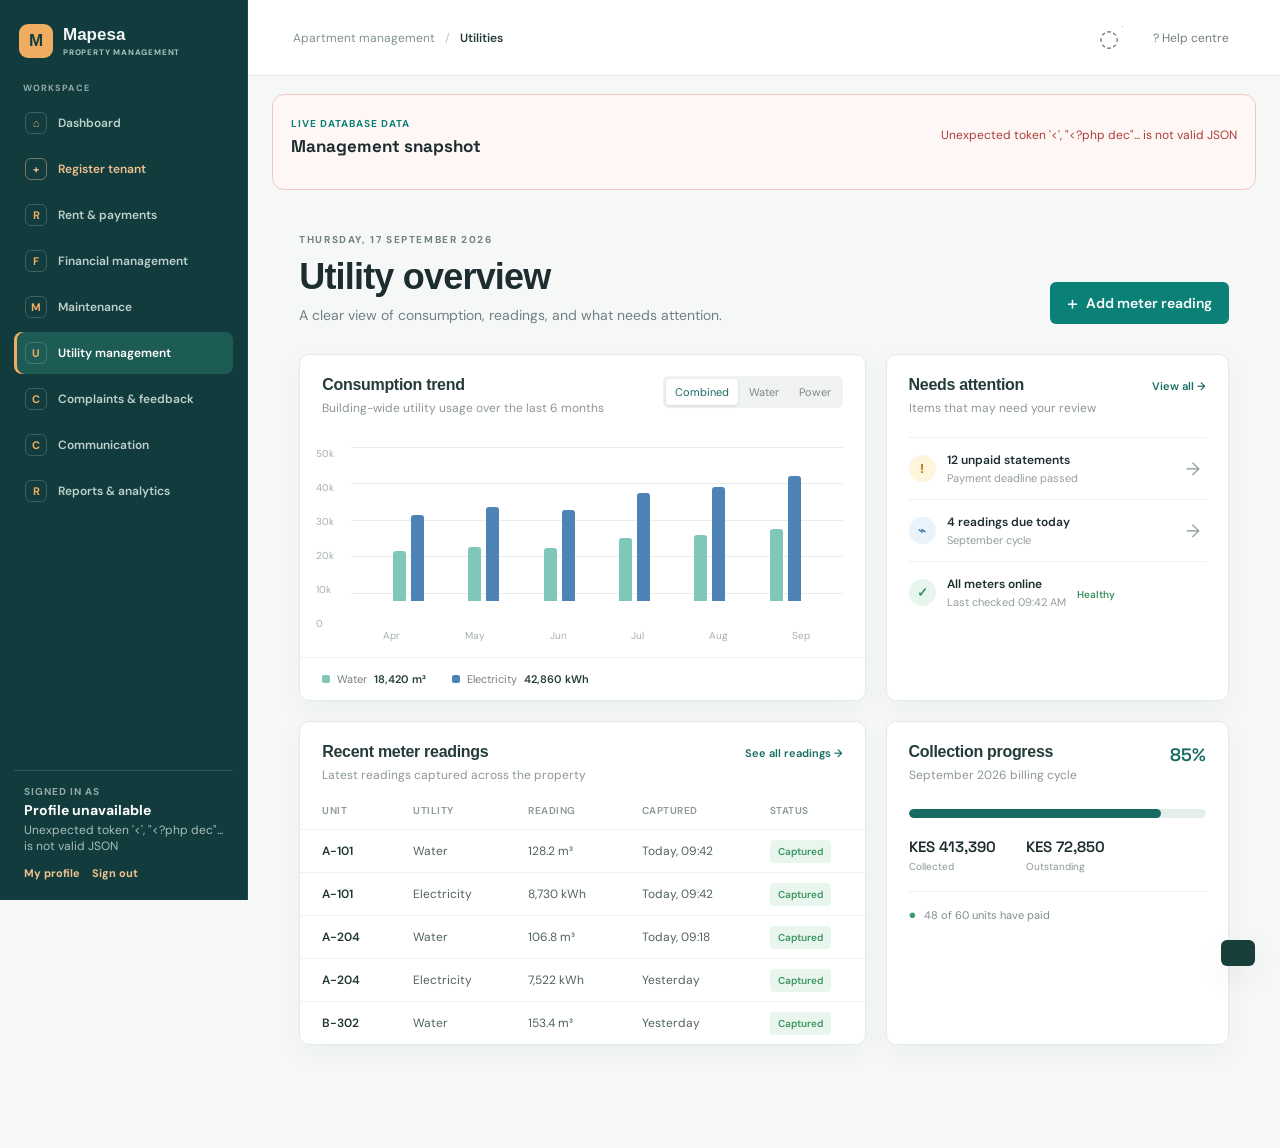
<file: Mapesa Apartment Management System/management module/Utility  Management Module/index.html>
<!doctype html>
<html lang="en">
  <head>
    <meta charset="UTF-8" />
    <meta name="viewport" content="width=device-width, initial-scale=1.0" />
    <title>Utility Desk | Apartment Management</title>
    <link rel="preconnect" href="https://fonts.googleapis.com" />
    <link rel="preconnect" href="https://fonts.gstatic.com" crossorigin />
    <link
      href="https://fonts.googleapis.com/css2?family=DM+Sans:wght@400;500;600;700&family=Space+Grotesk:wght@500;600;700&display=swap"
      rel="stylesheet"
    />
    <link rel="stylesheet" href="styles.css" />
    <link rel="stylesheet" href="../module-navigation.css" />
  </head>
  <body>
    <div class="app-shell">
      <aside class="sidebar">
        <div class="brand">
          <div class="brand-mark">M</div>
          <div><strong>mapesa</strong><span>property operations</span></div>
        </div>
        <div class="workspace-label">OPERATIONS</div>
        <nav class="main-nav" aria-label="Main navigation">
          <button class="nav-item active" data-view="overview">
            <span class="nav-icon">◫</span>Overview
          </button>
          <button class="nav-item" data-view="readings">
            <span class="nav-icon">⌁</span>Meter readings
          </button>
          <button class="nav-item" data-view="billing">
            <span class="nav-icon">▣</span>Billing & statements
          </button>
        </nav>
        <div class="sidebar-footer">
          <div class="support-card">
            <div class="support-dot"></div>
            <div>
              <strong>System online</strong><span>Last sync 2 min ago</span>
            </div>
          </div>
          <div class="user-card">
            <div class="avatar" data-manager-initials>M</div>
            <div><strong data-manager-name>Manager account</strong><span data-manager-role>Manager</span></div>
            <span class="more">•••</span>
          </div>
        </div>
      </aside>

      <main class="main-content">
        <header class="topbar">
          <div class="breadcrumb">
            <span>Apartment management</span><b>/</b><strong>Utilities</strong>
          </div>
          <div class="top-actions">
            <button
              class="icon-button"
              title="Notifications"
              aria-label="Notifications"
            >
              ◌<i></i></button
            ><button class="help-button">? <span>Help centre</span></button>
          </div>
        </header>
        <nav class="module-navigation" aria-label="Management modules">
          <a class="module-home" href="../index.html">Dashboard</a>
          <details class="module-switcher">
            <summary>Workspaces</summary>
            <div class="module-menu">
              <a href="../Rent%20%26%20Payment%20Module/index.php">Rent & payments</a>
              <a href="../Financial%20Management%20Module/index.html">Financial management</a>
              <a href="../Maintenance%20Module/index.html">Maintenance</a>
              <a href="index.html" aria-current="page">Utilities</a>
              <a href="../Complaints%20%20Feedback%20Module/index.html">Complaints & feedback</a>
              <a href="../Communication%20%26%20Notification%20Module/index.html">Communication</a>
              <a href="../Reports%20%26%20Analytics%20Module/index.html">Reports & analytics</a>
            </div>
          </details>
        </nav>

        <section class="page-view active" id="overview-view">
          <div class="page-heading">
            <div>
              <p class="eyebrow">THURSDAY, 17 SEPTEMBER 2026</p>
              <h1>Utility overview</h1>
              <p class="subheading">
                A clear view of consumption, readings, and what needs attention.
              </p>
            </div>
            <button class="primary-button" id="open-reading">
              <span>+</span> Add meter reading
            </button>
          </div>
          <div class="metric-grid">
            <article class="metric-card water">
              <div class="metric-top">
                <span class="metric-label">Water consumption</span
                ><span class="metric-icon">≈</span>
              </div>
              <strong class="metric-value" id="water-total"
                >18,420 <small>m³</small></strong
              >
              <div class="metric-bottom">
                <span class="trend positive">↑ 8.4%</span
                ><span>vs last month</span>
              </div>
            </article>
            <article class="metric-card power">
              <div class="metric-top">
                <span class="metric-label">Electricity usage</span
                ><span class="metric-icon">ϟ</span>
              </div>
              <strong class="metric-value" id="power-total"
                >42,860 <small>kWh</small></strong
              >
              <div class="metric-bottom">
                <span class="trend negative">↓ 3.1%</span
                ><span>vs last month</span>
              </div>
            </article>
            <article class="metric-card revenue">
              <div class="metric-top">
                <span class="metric-label">Billed this month</span
                ><span class="metric-icon">$</span>
              </div>
              <strong class="metric-value">KES 486,240</strong>
              <div class="metric-bottom">
                <span class="trend positive">↑ 6.7%</span
                ><span>vs last month</span>
              </div>
            </article>
            <article class="metric-card outstanding">
              <div class="metric-top">
                <span class="metric-label">Outstanding</span
                ><span class="metric-icon">!</span>
              </div>
              <strong class="metric-value">KES 72,850</strong>
              <div class="metric-bottom">
                <span class="trend warning">12 units</span
                ><span>need follow-up</span>
              </div>
            </article>
          </div>

          <div class="content-grid">
            <article class="panel consumption-panel">
              <div class="panel-header">
                <div>
                  <h2>Consumption trend</h2>
                  <p>Building-wide utility usage over the last 6 months</p>
                </div>
                <div class="segmented">
                  <button class="active" data-chart="combined">Combined</button
                  ><button data-chart="water">Water</button
                  ><button data-chart="power">Power</button>
                </div>
              </div>
              <div class="chart-area">
                <div class="chart-y">
                  <span>50k</span><span>40k</span><span>30k</span
                  ><span>20k</span><span>10k</span><span>0</span>
                </div>
                <div class="chart">
                  <div class="grid-lines"></div>
                  <div class="bars" id="chart-bars"></div>
                  <div class="chart-x">
                    <span>Apr</span><span>May</span><span>Jun</span
                    ><span>Jul</span><span>Aug</span><span>Sep</span>
                  </div>
                </div>
              </div>
              <div class="chart-legend">
                <span><i class="legend-water"></i>Water <b>18,420 m³</b></span
                ><span
                  ><i class="legend-power"></i>Electricity
                  <b>42,860 kWh</b></span
                >
              </div>
            </article>
            <article class="panel attention-panel">
              <div class="panel-header">
                <div>
                  <h2>Needs attention</h2>
                  <p>Items that may need your review</p>
                </div>
                <button class="text-button">View all →</button>
              </div>
              <div class="attention-list">
                <div class="attention-item">
                  <div class="attention-symbol amber">!</div>
                  <div>
                    <strong>12 unpaid statements</strong
                    ><span>Payment deadline passed</span>
                  </div>
                  <button class="arrow-button" data-view-target="billing">
                    →
                  </button>
                </div>
                <div class="attention-item">
                  <div class="attention-symbol blue">⌁</div>
                  <div>
                    <strong>4 readings due today</strong
                    ><span>September cycle</span>
                  </div>
                  <button class="arrow-button" data-view-target="readings">
                    →
                  </button>
                </div>
                <div class="attention-item">
                  <div class="attention-symbol green">✓</div>
                  <div>
                    <strong>All meters online</strong
                    ><span>Last checked 09:42 AM</span>
                  </div>
                  <span class="status-text">Healthy</span>
                </div>
              </div>
            </article>
          </div>

          <div class="lower-grid">
            <article class="panel table-panel">
              <div class="panel-header">
                <div>
                  <h2>Recent meter readings</h2>
                  <p>Latest readings captured across the property</p>
                </div>
                <button class="text-button" data-view-target="readings">
                  See all readings →
                </button>
              </div>
              <div class="table-wrap">
                <table>
                  <thead>
                    <tr>
                      <th>Unit</th>
                      <th>Utility</th>
                      <th>Reading</th>
                      <th>Captured</th>
                      <th>Status</th>
                    </tr>
                  </thead>
                  <tbody id="recent-reading-rows"></tbody>
                </table>
              </div>
            </article>
            <article class="panel collection-panel">
              <div class="panel-header">
                <div>
                  <h2>Collection progress</h2>
                  <p>September 2026 billing cycle</p>
                </div>
                <span class="progress-percent">85%</span>
              </div>
              <div class="progress-track"><div style="width: 85%"></div></div>
              <div class="collection-numbers">
                <div><strong>KES 413,390</strong><span>Collected</span></div>
                <div><strong>KES 72,850</strong><span>Outstanding</span></div>
              </div>
              <div class="mini-note">
                <span>●</span> 48 of 60 units have paid
              </div>
            </article>
          </div>
        </section>

        <section class="page-view" id="readings-view">
          <div class="page-heading">
            <div>
              <p class="eyebrow">UTILITY DATA</p>
              <h1>Meter readings</h1>
              <p class="subheading">
                Capture and review the latest readings for every unit.
              </p>
            </div>
            <button class="primary-button" id="open-reading-2">
              <span>+</span> Add meter reading
            </button>
          </div>
          <div class="toolbar">
            <div class="search-box">
              <span>⌕</span
              ><input
                id="reading-search"
                placeholder="Search unit or meter ID"
                type="search"
              />
            </div>
            <select id="utility-filter">
              <option value="all">All utilities</option>
              <option value="water">Water</option>
              <option value="electricity">Electricity</option></select
            ><button class="filter-button">≡ Filters</button>
          </div>
          <article class="panel table-panel full-panel">
            <div class="panel-header">
              <div>
                <h2>Reading log</h2>
                <p id="reading-count">12 readings in the current cycle</p>
              </div>
              <button class="secondary-button" id="export-readings">
                ↓ Export CSV
              </button>
            </div>
            <div class="table-wrap">
              <table>
                <thead>
                  <tr>
                    <th>Unit</th>
                    <th>Meter ID</th>
                    <th>Utility</th>
                    <th>Previous</th>
                    <th>Current</th>
                    <th>Consumption</th>
                    <th>Captured</th>
                    <th>Status</th>
                  </tr>
                </thead>
                <tbody id="all-reading-rows"></tbody>
              </table>
            </div>
          </article>
        </section>

        <section class="page-view" id="billing-view">
          <div class="page-heading">
            <div>
              <p class="eyebrow">FINANCE & COLLECTIONS</p>
              <h1>Billing & statements</h1>
              <p class="subheading">
                Generate, issue, and track utility statements for residents.
              </p>
            </div>
            <button class="primary-button" id="generate-statement">
              <span>+</span> Generate statement
            </button>
          </div>
          <div class="billing-summary">
            <div>
              <span>Total billed</span><strong>KES 486,240</strong
              ><small>September cycle</small>
            </div>
            <div>
              <span>Collected</span><strong>KES 413,390</strong
              ><small class="green-text">85% collection rate</small>
            </div>
            <div>
              <span>Outstanding</span><strong>KES 72,850</strong
              ><small class="amber-text">12 statements overdue</small>
            </div>
          </div>
          <article class="panel table-panel full-panel">
            <div class="panel-header">
              <div>
                <h2>Utility statements</h2>
                <p>September 2026 billing cycle</p>
              </div>
              <div class="toolbar-inline">
                <div class="search-box compact">
                  <span>⌕</span
                  ><input
                    id="statement-search"
                    placeholder="Search statements"
                    type="search"
                  />
                </div>
                <button class="secondary-button" id="print-statements">
                  ▣ Print
                </button>
              </div>
            </div>
            <div class="table-wrap">
              <table>
                <thead>
                  <tr>
                    <th>Statement</th>
                    <th>Unit</th>
                    <th>Resident</th>
                    <th>Amount</th>
                    <th>Due date</th>
                    <th>Status</th>
                    <th></th>
                  </tr>
                </thead>
                <tbody id="statement-rows"></tbody>
              </table>
            </div>
          </article>
        </section>
      </main>
    </div>

    <div class="modal-backdrop" id="reading-modal" aria-hidden="true">
      <div
        class="modal"
        role="dialog"
        aria-modal="true"
        aria-labelledby="modal-title"
      >
        <button class="modal-close" id="close-modal" aria-label="Close">
          ×
        </button>
        <p class="eyebrow">NEW ENTRY</p>
        <h2 id="modal-title">Add meter reading</h2>
        <p class="modal-copy">
          Record a new reading for a unit. Consumption is calculated
          automatically.
        </p>
        <form id="reading-form">
          <label
            >Unit<select id="unit-input" required>
              <option value="A-101">A-101 · 1 bedroom</option>
              <option value="A-204">A-204 · 2 bedroom</option>
              <option value="B-302">B-302 · 2 bedroom</option>
              <option value="C-401">C-401 · 3 bedroom</option>
            </select></label
          ><label
            >Utility<select id="utility-input" required>
              <option value="Water">Water</option>
              <option value="Electricity">Electricity</option>
            </select></label
          ><label
            >Current reading<input
              id="reading-input"
              type="number"
              min="0"
              step="0.01"
              placeholder="e.g. 128.40"
              required
          /></label>
          <div class="form-actions">
            <button type="button" class="secondary-button" id="cancel-modal">
              Cancel</button
            ><button class="primary-button" type="submit">Save reading</button>
          </div>
        </form>
      </div>
    </div>
    <div class="toast" id="toast" role="status"></div>
    <script src="../management-live.js"></script>
    <script src="script.js"></script>
  </body>
</html>
</file>
<file: Mapesa Apartment Management System/management module/module-navigation.css>
.module-navigation {
  position: relative;
  z-index: 5;
  display: flex;
  align-items: center;
  gap: 10px;
  padding: 10px 24px;
  border-bottom: 1px solid #e6e8e6;
  background: rgba(255, 255, 255, 0.82);
}

.module-navigation > a,
.module-switcher summary {
  display: inline-flex;
  min-height: 36px;
  align-items: center;
  gap: 9px;
  padding: 0 12px;
  border: 1px solid #e2e9e4;
  border-radius: 8px;
  color: #435654;
  font-size: 12px;
  font-weight: 700;
  text-decoration: none;
  cursor: pointer;
}

.module-navigation > a:hover,
.module-navigation > a:focus-visible,
.module-switcher summary:hover,
.module-switcher summary:focus-visible {
  border-color: #a8c8b8;
  background: #f4f8f4;
  color: #075c59;
}

.module-navigation > .module-home {
  border-color: #0a8077;
  background: #0a8077;
  color: #fff;
}

.module-navigation > .module-home:hover,
.module-navigation > .module-home:focus-visible {
  border-color: #075c59;
  background: #075c59;
  color: #fff;
}

.module-switcher {
  position: relative;
}

.module-switcher summary {
  list-style: none;
}

.module-switcher summary::-webkit-details-marker {
  display: none;
}

.module-switcher summary::after {
  width: 7px;
  height: 7px;
  border-right: 1.5px solid currentColor;
  border-bottom: 1.5px solid currentColor;
  content: "";
  transform: translateY(-2px) rotate(45deg);
}

.module-switcher[open] summary::after {
  transform: translateY(2px) rotate(225deg);
}

.module-menu {
  position: absolute;
  top: calc(100% + 8px);
  left: 0;
  z-index: 10;
  display: grid;
  width: min(260px, calc(100vw - 28px));
  max-height: min(70vh, 420px);
  gap: 3px;
  overflow-y: auto;
  padding: 7px;
  border: 1px solid #e2e9e4;
  border-radius: 10px;
  background: #fff;
  box-shadow: 0 12px 28px rgba(29, 45, 47, 0.14);
}

.module-menu a {
  padding: 10px 11px;
  border-radius: 7px;
  color: #53615f;
  font-size: 12px;
  font-weight: 600;
  text-decoration: none;
}

.module-menu a:hover,
.module-menu a:focus-visible,
.module-menu a[aria-current="page"] {
  background: #e8f1ec;
  color: #075c59;
}

.live-dashboard {
  margin: 18px 24px 0;
  padding: 18px;
  border: 1px solid #dce8df;
  border-radius: 12px;
  background: #f4f8f4;
  color: #1d2d2f;
  font-family: "DM Sans", sans-serif;
}

.live-dashboard-hub {
  max-width: 1050px;
  margin: 0 auto 18px;
  padding: 12px 16px;
}

.live-dashboard-hub .live-dashboard-heading {
  margin: 0;
}

.live-dashboard-heading {
  display: flex;
  align-items: center;
  justify-content: space-between;
  gap: 16px;
  margin-bottom: 14px;
}

.live-dashboard-eyebrow {
  color: #0a8077;
  font-size: 10px;
  font-weight: 700;
  letter-spacing: 0.1em;
  text-transform: uppercase;
}

.live-dashboard h2 {
  margin: 4px 0 0;
  font: 700 17px "Space Grotesk", sans-serif;
}

.live-dashboard-status {
  color: #637171;
  font-size: 12px;
  text-align: right;
}

.live-dashboard-metrics {
  display: grid;
  grid-template-columns: repeat(4, minmax(0, 1fr));
  gap: 10px;
}

.live-dashboard-card {
  min-width: 0;
  padding: 12px;
  border: 1px solid #e5e8e6;
  border-radius: 9px;
  background: #fff;
}

.live-dashboard-card span {
  display: block;
  min-height: 30px;
  color: #637171;
  font-size: 11px;
  line-height: 1.4;
}

.live-dashboard-card strong {
  display: block;
  margin-top: 7px;
  overflow-wrap: anywhere;
  font: 700 clamp(15px, 1.6vw, 21px) "Space Grotesk", sans-serif;
}

.live-dashboard-card .live-dashboard-module {
  min-height: 0;
  margin: 0 0 8px;
  color: #0a8077;
  font-size: 13px;
}

body.has-live-dashboard .main-content .metric-grid,
body.has-live-dashboard .main-content .summary-grid,
body.has-live-dashboard .main-content .stat-grid {
  display: none;
}

.live-dashboard-hub .live-dashboard-metrics {
  grid-template-columns: repeat(auto-fit, minmax(170px, 1fr));
}

.live-dashboard-error {
  border-color: #efc9c5;
  background: #fff7f6;
}

.live-dashboard-error .live-dashboard-status {
  color: #a83e35;
}

.manager-account {
  display: flex;
  align-items: center;
  justify-content: space-between;
  gap: 16px;
  margin: 16px 24px 0;
  padding: 12px 16px;
  border: 1px solid #e2e9e4;
  border-radius: 10px;
  background: #fff;
  color: #1d2d2f;
  font-family: "DM Sans", sans-serif;
}

.manager-account-hub {
  max-width: 1050px;
  margin: 0 auto 18px;
}

.manager-account-details {
  display: grid;
  gap: 3px;
  min-width: 0;
}

.manager-account-label {
  color: #0a8077;
  font-size: 10px;
  font-weight: 700;
  letter-spacing: 0.1em;
}

.manager-account-name {
  overflow-wrap: anywhere;
  font-size: 14px;
}

.manager-account-email {
  overflow-wrap: anywhere;
  color: #637171;
  font-size: 12px;
}

.manager-account-actions {
  display: flex;
  flex: 0 0 auto;
  gap: 14px;
}

.manager-account-actions a {
  color: #075c59;
  font-size: 12px;
  font-weight: 700;
  text-decoration: none;
}

.manager-account-actions a:hover,
.manager-account-actions a:focus-visible {
  text-decoration: underline;
}

.management-hub {
  min-height: 100vh;
  padding: clamp(24px, 5vw, 64px);
  background: #f8faf7;
  color: #1d2d2f;
  font-family: "DM Sans", sans-serif;
}

.management-hub header {
  max-width: 760px;
  margin: 0 auto 32px;
}

.management-hub .hub-eyebrow {
  color: #0a8077;
  font-size: 11px;
  font-weight: 700;
  letter-spacing: 0.12em;
  text-transform: uppercase;
}

.management-hub h1 {
  margin: 10px 0;
  font-family: "Space Grotesk", sans-serif;
  font-size: clamp(32px, 5vw, 52px);
  letter-spacing: -0.04em;
}

.management-hub header p {
  color: #637171;
  font-size: 16px;
  line-height: 1.6;
}

.management-hub .hub-grid {
  display: grid;
  grid-template-columns: repeat(auto-fit, minmax(min(100%, 260px), 1fr));
  gap: 16px;
  max-width: 1050px;
  margin: 0 auto;
}

.management-hub .hub-card {
  display: flex;
  min-height: 210px;
  flex-direction: column;
  padding: 22px;
  border: 1px solid #e5e8e6;
  border-radius: 12px;
  background: #fff;
  color: inherit;
  text-decoration: none;
  transition:
    border-color 150ms ease,
    transform 150ms ease,
    box-shadow 150ms ease;
}

.management-hub .hub-card:hover,
.management-hub .hub-card:focus-visible {
  transform: translateY(-2px);
  border-color: #8bb9a7;
  box-shadow: 0 12px 28px rgba(29, 45, 47, 0.08);
}

.management-hub .hub-card span {
  color: #0a8077;
  font-size: 12px;
  font-weight: 700;
  letter-spacing: 0.08em;
  text-transform: uppercase;
}

.management-hub .hub-card h2 {
  margin: 16px 0 8px;
  font: 700 19px "Space Grotesk", sans-serif;
}

.management-hub .hub-card p {
  margin: 0;
  color: #637171;
  font-size: 14px;
  line-height: 1.5;
}

.management-hub .hub-card .hub-card-metric {
  display: block;
  margin-top: auto;
  padding-top: 18px;
  color: #075c59;
  font-size: 12px;
  font-weight: 700;
  letter-spacing: 0;
  line-height: 1.5;
  text-transform: none;
}

/* Shared Mapesa visual language for every management workspace. */
.app-shell {
  min-height: 100vh;
  background: #f5f8f7;
  color: #1d2d2f;
  font-family: "DM Sans", sans-serif;
  font-size: 14px;
}

.app-shell > .sidebar {
  width: 248px;
  min-width: 248px;
  min-height: 100vh;
  flex: 0 0 248px;
  padding: 26px 16px 18px;
  border: 0;
  border-right: 1px solid #204b4b;
  background: #123b3d;
  color: #e8f1ef;
  font-family: "DM Sans", sans-serif;
}

.app-shell .brand {
  color: #f4f8f7;
  font-family: "Manrope", sans-serif;
  font-size: 19px;
  letter-spacing: -0.4px;
}

.app-shell .brand-mark {
  flex: 0 0 32px;
  width: 32px;
  height: 32px;
  border-radius: 9px;
  background: #f0ad62;
  color: #173c3e;
  box-shadow: none;
  font-family: "Manrope", sans-serif;
  font-size: 17px;
}

.app-shell .brand small,
.app-shell .brand span,
.app-shell .brand-subtitle {
  color: #a6c0b9;
}

.app-shell .workspace-label,
.app-shell .nav-label,
.app-shell .sidebar-label,
.app-shell .sidebar .eyebrow {
  color: #91ada8;
}

.app-shell .main-nav,
.app-shell .nav-list {
  gap: 4px;
}

.app-shell .nav-item {
  min-height: 42px;
  height: auto;
  margin: 2px 0;
  padding: 0 12px;
  border: 0;
  border-radius: 8px;
  background: transparent;
  color: #bdd0cc;
  font-family: "DM Sans", sans-serif;
  font-size: 13px;
  font-weight: 500;
  text-decoration: none;
  transition: background-color 150ms ease, color 150ms ease;
}

.app-shell .nav-item:hover {
  background: #1b5050;
  color: #fff;
}

.app-shell .nav-item.active {
  background: #1d5c55;
  box-shadow: inset 3px 0 #f0ad62;
  color: #fff;
  font-weight: 700;
}

.app-shell .sidebar-bottom,
.app-shell .sidebar-footer {
  color: #e8f1ef;
}

.app-shell .sidebar-bottom strong,
.app-shell .sidebar-footer strong,
.app-shell .user-info strong,
.app-shell .profile-copy strong {
  color: #f3f7f6;
}

.app-shell .sidebar-bottom small,
.app-shell .sidebar-bottom span,
.app-shell .sidebar-footer span,
.app-shell .user-info span,
.app-shell .profile-copy span {
  color: #a6c0b9;
}

.app-shell > .main-content {
  width: auto;
  max-width: none;
  min-width: 0;
  flex: 1 1 0;
  margin: 0;
  padding: 0 0 48px;
  overflow: visible;
  background: #f5f8f7;
  color: #1d2d2f;
  font-family: "DM Sans", sans-serif;
}

.app-shell .topbar {
  min-height: 76px;
  height: auto;
  padding: 0 clamp(22px, 3.5vw, 48px);
  border-bottom: 1px solid #e3eae7;
  background: #fff;
  color: #1d2d2f;
}

.app-shell .breadcrumbs,
.app-shell .breadcrumb {
  color: #83928f;
  font-family: "DM Sans", sans-serif;
  font-size: 12px;
}

.app-shell .breadcrumbs strong,
.app-shell .breadcrumb strong {
  color: #263b3a;
}

.app-shell .page,
.app-shell .page-wrap,
.app-shell .page-view,
.app-shell .page-heading,
.app-shell > .main-content > section:not(.module-navigation),
.app-shell > .main-content > .control-strip,
.app-shell > .main-content > .report-area,
.app-shell > .main-content > footer {
  font-family: "DM Sans", sans-serif;
}

.app-shell .page-heading h1,
.app-shell .page h1,
.app-shell .page-wrap h1,
.app-shell .page-view h1 {
  color: #1d2d2f;
  font-family: "Manrope", sans-serif;
  font-weight: 800;
  letter-spacing: -0.8px;
}

.app-shell .page-heading p,
.app-shell .page-heading .subheading,
.app-shell .page-heading .subtitle {
  color: #728084;
}

.app-shell .eyebrow {
  color: #0a8077;
  font-family: "DM Sans", sans-serif;
}

.app-shell .metric-card,
.app-shell .summary-card,
.app-shell .stat-card,
.app-shell .panel,
.app-shell .content-panel,
.app-shell .report-card {
  border: 1px solid #e3eae7;
  border-radius: 10px;
  background-color: #fff;
  box-shadow: 0 8px 24px rgba(29, 45, 47, 0.045);
}

.app-shell .panel h2,
.app-shell .panel-heading h2,
.app-shell .section-heading h2,
.app-shell .panel-header h2 {
  color: #233b3a;
  font-family: "Manrope", sans-serif;
  font-weight: 700;
}

.app-shell .primary-button,
.app-shell .button.primary,
.app-shell .primary-button:hover,
.app-shell .button.primary:hover {
  border-color: #0a8077;
  background: #0a8077;
  color: #fff;
  box-shadow: none;
  font-family: "DM Sans", sans-serif;
}

.app-shell .primary-button:hover,
.app-shell .button.primary:hover {
  background: #075c59;
}

.app-shell .button,
.app-shell .secondary-button,
.app-shell .outline-button,
.app-shell .filter-button,
.app-shell .filter-select,
.app-shell .text-button,
.app-shell .text-link {
  font-family: "DM Sans", sans-serif;
}

.app-shell input:not([type="checkbox"]):not([type="radio"]),
.app-shell select,
.app-shell textarea {
  border-color: #dbe4e0;
  border-radius: 7px;
  color: #263b3a;
  font-family: "DM Sans", sans-serif;
}

.app-shell input:focus,
.app-shell select:focus,
.app-shell textarea:focus {
  border-color: #0a8077;
  outline-color: #0a8077;
}

.app-shell .modal {
  border: 1px solid #e3eae7;
  border-radius: 12px;
}

@media (max-width: 600px) {
  .module-navigation {
    padding-right: 14px;
    padding-left: 14px;
  }

  .live-dashboard {
    margin-right: 14px;
    margin-left: 14px;
    padding: 14px;
  }

  .live-dashboard-metrics {
    grid-template-columns: repeat(2, minmax(0, 1fr));
  }

  .live-dashboard-heading {
    align-items: flex-start;
    flex-direction: column;
    gap: 6px;
  }

  .live-dashboard-status {
    text-align: left;
  }
}

body.has-management-sidebar {
  margin: 0;
}

.app-shell {
  display: flex;
  align-items: stretch;
  min-height: 100vh;
}

.app-shell > .sidebar.management-sidebar {
  box-sizing: border-box;
  position: sticky;
  top: 0;
  z-index: 20;
  display: flex;
  width: 248px;
  min-width: 248px;
  height: 100vh;
  min-height: 100vh;
  flex: 0 0 248px;
  flex-direction: column;
  gap: 20px;
  overflow-x: hidden;
  overflow-y: auto;
  padding: 24px 14px 16px;
  border: 0;
  border-right: 1px solid #204b4b;
  background: #123b3d;
  color: #e8f1ef;
  font-family: "DM Sans", sans-serif;
}

.app-shell > .sidebar:not(.management-sidebar) {
  display: none;
}

.management-brand {
  display: flex;
  align-items: center;
  gap: 10px;
  padding: 0 5px;
  color: #f4f8f7;
  font-family: "Manrope", sans-serif;
  font-size: 17px;
  font-weight: 800;
  text-decoration: none;
}

.management-brand-mark {
  display: grid;
  width: 34px;
  height: 34px;
  flex: 0 0 34px;
  place-items: center;
  border-radius: 9px;
  background: #f0ad62;
  color: #173c3e;
  font-size: 17px;
}

.management-brand small {
  display: block;
  margin-top: 2px;
  color: #a6c0b9;
  font-family: "DM Sans", sans-serif;
  font-size: 8px;
  letter-spacing: 0.1em;
}

.management-sidebar-label {
  margin: 4px 9px -12px;
  color: #91ada8;
  font-size: 9px;
  font-weight: 700;
  letter-spacing: 0.12em;
}

.management-sidebar-nav {
  display: grid;
  gap: 4px;
}

.management-nav-link {
  display: flex;
  min-height: 42px;
  align-items: center;
  gap: 11px;
  padding: 0 11px;
  border-radius: 8px;
  color: #bdd0cc;
  font-size: 12px;
  font-weight: 600;
  text-decoration: none;
  transition: background-color 150ms ease, color 150ms ease;
}

.management-nav-link:hover,
.management-nav-link:focus-visible {
  background: #1b5050;
  color: #fff;
}

.management-nav-link.is-current {
  background: #1d5c55;
  box-shadow: inset 3px 0 #f0ad62;
  color: #fff;
}

.management-nav-link.management-nav-action:not(.is-current) {
  color: #f0c28f;
}

.management-nav-link.management-nav-action:not(.is-current) .management-nav-icon {
  border-color: rgba(240, 194, 143, 0.45);
  color: #f0c28f;
}

.management-tenant-quicklink {
  display: inline-flex;
  min-height: 38px;
  flex: 0 0 auto;
  align-items: center;
  justify-content: center;
  padding: 0 14px;
  border: 1px solid #0a8077;
  border-radius: 8px;
  background: #0a8077;
  color: #fff;
  font-size: 12px;
  font-weight: 700;
  line-height: 1.2;
  text-decoration: none;
  white-space: nowrap;
}

.management-tenant-quicklink:hover,
.management-tenant-quicklink:focus-visible {
  border-color: #075c59;
  background: #075c59;
  color: #fff;
}

.app-shell .topbar .management-tenant-quicklink {
  margin-left: 8px;
}

.management-hub .management-tenant-quicklink {
  margin-top: 8px;
}

.management-page-actions {
  display: flex;
  justify-content: flex-end;
  padding: 10px 24px 0;
}

.management-nav-icon {
  display: grid;
  width: 22px;
  height: 22px;
  flex: 0 0 22px;
  place-items: center;
  border: 1px solid rgba(189, 208, 204, 0.25);
  border-radius: 6px;
  color: #f0ad62;
  font-size: 11px;
  font-weight: 700;
}

.management-sidebar .manager-account {
  display: grid;
  gap: 12px;
  margin: auto 0 0;
  padding: 14px 10px 4px;
  border: 0;
  border-top: 1px solid #315957;
  border-radius: 0;
  background: transparent;
  color: #e8f1ef;
}

.management-sidebar .manager-account-label {
  color: #91ada8;
}

.management-sidebar .manager-account-name {
  color: #fff;
}

.management-sidebar .manager-account-email {
  color: #a6c0b9;
}

.management-sidebar .manager-account-actions {
  flex-wrap: wrap;
  gap: 12px;
}

.management-sidebar .manager-account-actions a {
  color: #f0c28f;
  font-size: 11px;
}

.app-shell > .main-content {
  width: auto;
  min-width: 0;
  flex: 1 1 auto;
}

.app-shell > .management-hub {
  min-height: 100vh;
  padding: clamp(24px, 4vw, 48px);
  background: #f5f8f7;
}

.tenant-registration-page {
  min-height: 100vh;
  padding: clamp(24px, 4vw, 48px);
  background: #f5f8f7;
  color: #1d2d2f;
  font-family: "DM Sans", sans-serif;
}

.tenant-registration-content {
  width: min(100%, 820px);
  margin: 0 auto;
}

.tenant-registration-heading {
  margin-bottom: 24px;
}

.tenant-registration-heading .hub-eyebrow {
  color: #0a8077;
  font-size: 10px;
  font-weight: 700;
  letter-spacing: 0.12em;
}

.tenant-registration-heading h1 {
  margin: 8px 0;
  font: 800 clamp(26px, 4vw, 36px) "Manrope", sans-serif;
}

.tenant-registration-heading p,
.tenant-registration-note {
  color: #637171;
  font-size: 14px;
  line-height: 1.6;
}

.tenant-registration-alert {
  margin-bottom: 16px;
  padding: 12px 14px;
  border: 1px solid;
  border-radius: 8px;
  font-size: 13px;
}

.tenant-registration-alert ul {
  margin: 0;
  padding-left: 20px;
}

.tenant-registration-alert.is-error {
  border-color: #efc9c5;
  background: #fff7f6;
  color: #91342d;
}

.tenant-registration-alert.is-success {
  border-color: #b9dcc8;
  background: #f0f8f2;
  color: #176346;
}

.tenant-registration-form {
  padding: clamp(18px, 4vw, 30px);
  border: 1px solid #e3eae7;
  border-radius: 12px;
  background: #fff;
  box-shadow: 0 8px 24px rgba(29, 45, 47, 0.045);
}

.tenant-form-grid {
  display: grid;
  grid-template-columns: repeat(2, minmax(0, 1fr));
  gap: 18px;
}

.tenant-form-grid label {
  display: grid;
  gap: 7px;
  color: #435654;
  font-size: 12px;
  font-weight: 700;
}

.tenant-form-grid input,
.tenant-form-grid textarea,
.tenant-form-grid select {
  box-sizing: border-box;
  width: 100%;
  min-height: 42px;
  padding: 10px 11px;
  border: 1px solid #dbe4e0;
  border-radius: 7px;
  background: #fff;
  color: #263b3a;
  font: 400 14px "DM Sans", sans-serif;
}

.tenant-form-grid textarea {
  resize: vertical;
}

.tenant-form-grid input:focus,
.tenant-form-grid textarea:focus,
.tenant-form-grid select:focus {
  border-color: #0a8077;
  outline: 2px solid rgba(10, 128, 119, 0.15);
}

.tenant-form-wide {
  grid-column: 1 / -1;
}

.tenant-registration-note {
  margin: 18px 0;
  font-size: 12px;
}

.tenant-registration-submit {
  min-height: 42px;
  padding: 0 16px;
  border: 0;
  border-radius: 7px;
  background: #0a8077;
  color: #fff;
  font: 700 13px "DM Sans", sans-serif;
  cursor: pointer;
}

.tenant-registration-submit:hover,
.tenant-registration-submit:focus-visible {
  background: #075c59;
}

.management-sidebar .management-nav-link.is-current {
  text-decoration: none;
}

.management-hub header,
.management-hub .hub-grid {
  max-width: 1100px;
}

.management-hub header {
  margin: 0 auto 24px;
}

.management-hub .hub-grid {
  margin: 0 auto;
}

.app-shell .module-navigation {
  display: none;
}

@media (max-width: 760px) {
  .app-shell {
    display: block;
  }

  .app-shell > .sidebar.management-sidebar {
    position: sticky;
    top: 0;
    width: 100%;
    min-width: 0;
    height: auto;
    min-height: 0;
    gap: 10px;
    overflow: visible;
    padding: 10px 12px;
    border-right: 0;
    border-bottom: 1px solid #315957;
  }

  .management-brand {
    font-size: 15px;
  }

  .management-brand-mark {
    width: 30px;
    height: 30px;
    flex-basis: 30px;
  }

  .management-sidebar-label {
    display: none;
  }

  .management-sidebar .manager-account {
    display: flex;
    align-items: center;
    justify-content: space-between;
    gap: 10px;
    padding: 8px 4px 0;
    border-top: 1px solid #315957;
  }

  .management-sidebar .manager-account-label,
  .management-sidebar .manager-account-email {
    display: none;
  }

  .management-sidebar .manager-account-name {
    font-size: 12px;
  }

  .management-sidebar .manager-account-actions {
    flex-wrap: nowrap;
  }

  .management-sidebar-nav {
    display: flex;
    gap: 5px;
    overflow-x: auto;
    padding-bottom: 2px;
    scrollbar-width: thin;
  }

  .management-nav-link {
    min-height: 36px;
    flex: 0 0 auto;
    gap: 7px;
    padding: 0 9px;
    font-size: 11px;
    white-space: nowrap;
  }

  .management-nav-icon {
    width: 19px;
    height: 19px;
    flex-basis: 19px;
  }

  .app-shell > .management-hub {
    padding: 24px 16px;
  }

  .tenant-registration-page {
    padding: 24px 16px;
  }
}

@media (max-width: 520px) {
  .tenant-form-grid {
    grid-template-columns: 1fr;
  }

  .tenant-form-wide {
    grid-column: auto;
  }
}
</file>
<file: Mapesa Apartment Management System/management module/Communication & Notification Module/styles.css>
:root {
  --ink: #25232b;
  --muted: #827f88;
  --line: #ebe9e6;
  --paper: #fbfaf8;
  --white: #fff;
  --coral: #e86f59;
  --coral-pale: #fff0ed;
  --teal: #5da99c;
  --teal-pale: #e8f5f1;
  --amber: #e9ad54;
  --amber-pale: #fff5df;
  --plum: #8c6b91;
  --plum-pale: #f4edf5;
  --shadow: 0 12px 30px rgba(55, 44, 38, 0.05);
}
* {
  box-sizing: border-box;
}
body {
  margin: 0;
  background: var(--paper);
  color: var(--ink);
  font-family: "DM Sans", sans-serif;
  font-size: 13px;
}
.app-shell {
  display: flex;
  min-height: 100vh;
}
.sidebar {
  width: 245px;
  background: #f5f0eb;
  border-right: 1px solid #eae4de;
  padding: 27px 18px 20px;
  display: flex;
  flex-direction: column;
}
.brand {
  display: flex;
  align-items: center;
  gap: 10px;
  color: var(--ink);
  font-family: Manrope, sans-serif;
  font-size: 20px;
  font-weight: 800;
  text-decoration: none;
  padding: 0 10px 35px;
}
.brand-mark {
  display: grid;
  place-items: center;
  width: 29px;
  height: 29px;
  background: var(--coral);
  color: white;
  border-radius: 9px;
  font-family: Manrope;
  font-size: 15px;
}
.brand-dot {
  color: var(--coral);
}
.eyebrow {
  display: block;
  color: #a59d96;
  font-size: 9px;
  font-weight: 700;
  letter-spacing: 1.3px;
}
.property-switcher {
  padding: 0 10px 31px;
}
.property-button {
  display: flex;
  justify-content: space-between;
  width: 100%;
  border: 0;
  background: none;
  padding: 10px 0 0;
  color: var(--ink);
  font: 600 13px "DM Sans";
  text-align: left;
}
.main-nav {
  display: flex;
  flex-direction: column;
  gap: 3px;
}
.nav-label {
  padding: 0 10px 10px;
  color: #ada49c;
  font-size: 10px;
  text-transform: uppercase;
  letter-spacing: 1.3px;
  font-weight: 700;
}
.nav-label-spaced {
  padding-top: 26px;
}
.nav-item {
  height: 42px;
  display: flex;
  align-items: center;
  gap: 12px;
  padding: 0 11px;
  border-radius: 9px;
  color: #736e6b;
  text-decoration: none;
  font-weight: 500;
}
.nav-item.active {
  background: var(--white);
  color: var(--coral);
  box-shadow: 0 5px 14px rgba(102, 78, 59, 0.05);
  font-weight: 700;
}
.nav-icon {
  width: 18px;
  font-size: 17px;
  text-align: center;
}
.nav-count {
  margin-left: auto;
  border-radius: 12px;
  background: #fae0da;
  color: var(--coral);
  font-size: 10px;
  padding: 3px 7px;
}
.sidebar-bottom {
  margin-top: auto;
}
.help-card {
  display: flex;
  gap: 10px;
  align-items: center;
  background: #ece5de;
  border-radius: 10px;
  padding: 12px 10px;
  margin-bottom: 19px;
}
.help-icon {
  display: grid;
  place-items: center;
  border: 1px solid #b7aaa0;
  color: #8d8179;
  border-radius: 50%;
  width: 23px;
  height: 23px;
  font-weight: 700;
}
.help-card div {
  display: flex;
  flex-direction: column;
  gap: 3px;
  flex: 1;
}
.help-card strong {
  font-size: 11px;
}
.help-card span {
  font-size: 10px;
  color: #938981;
}
.arrow {
  font-size: 16px;
  color: #8c8077;
}
.user-profile {
  display: flex;
  align-items: center;
  gap: 9px;
  border-top: 1px solid #e6ded7;
  padding: 19px 5px 0;
}
.avatar {
  display: grid;
  place-items: center;
  border-radius: 50%;
  width: 32px;
  height: 32px;
  color: #fff;
  font-size: 10px;
  font-weight: 700;
  flex: none;
}
.avatar-plum {
  background: var(--plum);
}
.user-profile div {
  display: flex;
  flex-direction: column;
  gap: 3px;
  flex: 1;
}
.user-profile strong {
  font-size: 11px;
}
.user-profile span {
  font-size: 10px;
  color: #928c88;
}
.more {
  color: #8e8884;
  letter-spacing: 2px;
}
.main-content {
  flex: 1;
  min-width: 0;
}
.topbar {
  height: 79px;
  background: var(--white);
  border-bottom: 1px solid var(--line);
  display: flex;
  align-items: center;
  justify-content: space-between;
  padding: 0 46px;
}
.breadcrumbs {
  display: flex;
  gap: 11px;
  color: #a5a0a0;
}
.breadcrumbs b {
  font-weight: 400;
  color: #d2cdca;
}
.breadcrumbs strong {
  color: var(--ink);
  font-weight: 600;
}
.topbar-actions {
  display: flex;
  align-items: center;
  gap: 21px;
}
.icon-button,
.more-button,
.close-button {
  border: 0;
  background: none;
  color: #817d7e;
  font-size: 22px;
  cursor: pointer;
  position: relative;
}
.notification-button i {
  position: absolute;
  width: 5px;
  height: 5px;
  border-radius: 50%;
  background: var(--coral);
  top: 2px;
  right: 0;
}
.top-avatar {
  width: 31px;
  height: 31px;
}
.page-wrap {
  max-width: 1280px;
  margin: 0 auto;
  padding: 41px 46px 50px;
}
.page-heading {
  display: flex;
  align-items: flex-end;
  justify-content: space-between;
  margin-bottom: 33px;
}
.coral {
  color: var(--coral);
}
h1,
h2 {
  font-family: Manrope, sans-serif;
  margin: 0;
}
h1 {
  font-size: 33px;
  letter-spacing: -0.5px;
  margin: 8px 0 7px;
}
h2 {
  font-size: 16px;
}
.page-heading p,
.panel-header p {
  margin: 0;
  color: var(--muted);
  font-size: 12px;
}
.primary-button {
  border: 0;
  background: var(--coral);
  color: white;
  border-radius: 8px;
  padding: 12px 16px;
  font: 700 12px "DM Sans";
  box-shadow: 0 6px 14px rgba(232, 111, 89, 0.22);
  cursor: pointer;
}
.primary-button span {
  font-size: 16px;
  vertical-align: -1px;
  margin-right: 5px;
}
.metric-grid {
  display: grid;
  grid-template-columns: repeat(4, 1fr);
  gap: 14px;
  margin-bottom: 29px;
}
.metric-card {
  background: var(--white);
  border: 1px solid var(--line);
  border-radius: 10px;
  min-height: 145px;
  padding: 17px 18px;
  position: relative;
  overflow: hidden;
}
.metric-top {
  display: flex;
  justify-content: space-between;
  align-items: center;
  margin-bottom: 13px;
}
.metric-icon {
  display: grid;
  place-items: center;
  width: 26px;
  height: 26px;
  border-radius: 7px;
  font-size: 14px;
}
.teal {
  color: #438f83;
  background: var(--teal-pale);
}
.amber {
  color: #c78727;
  background: var(--amber-pale);
}
.plum {
  color: #77587c;
  background: var(--plum-pale);
}
.metric-card > strong,
.priority-card strong {
  display: block;
  font: 800 23px Manrope;
  margin-bottom: 4px;
}
.metric-card > span,
.priority-card > div > span:last-child {
  font-size: 11px;
  color: var(--muted);
}
.trend {
  font-size: 10px;
  font-weight: 700;
}
.positive {
  color: #53a189;
}
.neutral {
  color: #aaa19b;
  font-weight: 500;
}
.sparkline {
  display: flex;
  gap: 3px;
  height: 21px;
  align-items: end;
  position: absolute;
  right: 18px;
  bottom: 17px;
}
.sparkline i {
  display: block;
  width: 4px;
  border-radius: 3px;
  background: currentColor;
  opacity: 0.3;
}
.sparkline i:nth-child(1) {
  height: 8px;
}
.sparkline i:nth-child(2) {
  height: 11px;
}
.sparkline i:nth-child(3) {
  height: 7px;
}
.sparkline i:nth-child(4) {
  height: 15px;
}
.sparkline i:nth-child(5) {
  height: 12px;
}
.sparkline i:nth-child(6) {
  height: 18px;
}
.sparkline i:nth-child(7) {
  height: 15px;
}
.sparkline i:nth-child(8) {
  height: 20px;
}
.teal-line {
  color: var(--teal);
}
.amber-line {
  color: var(--amber);
}
.plum-line {
  color: var(--plum);
}
.priority-card {
  background: #f7eee9;
  border-color: #f2e0d9;
  display: flex;
  flex-direction: column;
  justify-content: space-between;
}
.priority-card > div {
  display: flex;
  flex-direction: column;
}
.priority-card strong {
  font-size: 27px;
  margin: 8px 0 0;
}
.text-button {
  background: none;
  border: 0;
  color: var(--coral);
  font: 700 11px "DM Sans";
  text-align: left;
  cursor: pointer;
}
.text-button span {
  font-size: 15px;
  margin-left: 6px;
}
.content-grid {
  display: grid;
  grid-template-columns: minmax(0, 1.46fr) minmax(300px, 0.9fr);
  gap: 20px;
}
.panel {
  background: var(--white);
  border: 1px solid var(--line);
  border-radius: 10px;
}
.activity-panel {
  padding: 22px 23px 0;
}
.panel-header {
  display: flex;
  justify-content: space-between;
  align-items: flex-start;
  margin-bottom: 19px;
}
.filter-button {
  border: 1px solid var(--line);
  background: white;
  border-radius: 6px;
  padding: 8px 10px;
  color: #6f6b6a;
  font: 500 11px "DM Sans";
  cursor: pointer;
}
.filter-button span {
  margin-left: 11px;
}
.activity-row {
  display: flex;
  align-items: center;
  gap: 13px;
  padding: 14px 0;
  border-top: 1px solid #f1efed;
}
.activity-icon {
  width: 35px;
  height: 35px;
  display: grid;
  place-items: center;
  border-radius: 9px;
  font-weight: 700;
  font-size: 16px;
  flex: none;
}
.maintenance {
  color: #479c90;
  background: var(--teal-pale);
}
.payment {
  color: #bf8125;
  background: var(--amber-pale);
}
.reminder {
  color: #b27e32;
  background: #fff1da;
}
.announcement {
  color: #d26351;
  background: var(--coral-pale);
}
.emergency {
  color: #79537f;
  background: var(--plum-pale);
}
.activity-detail {
  min-width: 0;
  flex: 1;
}
.activity-detail > div {
  display: flex;
  align-items: center;
  gap: 8px;
}
.activity-detail strong {
  font-size: 12px;
  white-space: nowrap;
  overflow: hidden;
  text-overflow: ellipsis;
}
.activity-detail p {
  margin: 4px 0;
  color: #969090;
  font-size: 10px;
}
.activity-time {
  font-size: 10px;
  color: #b0aaaa;
}
.status {
  font-size: 9px;
  border-radius: 12px;
  padding: 3px 7px;
  font-weight: 700;
}
.status.sent {
  color: #438f83;
  background: var(--teal-pale);
}
.status.delivered {
  color: #3f9b83;
  background: #eaf6ef;
}
.status.scheduled {
  color: #bd832e;
  background: var(--amber-pale);
}
.channel-tag {
  color: #9f9996;
  font-size: 10px;
  white-space: nowrap;
}
.load-more {
  width: 100%;
  padding: 17px 0;
  background: none;
  border: 0;
  border-top: 1px solid #f1efed;
  color: var(--coral);
  font: 700 11px "DM Sans";
  cursor: pointer;
}
.load-more span {
  font-size: 15px;
  margin-left: 7px;
}
.side-stack {
  display: flex;
  flex-direction: column;
  gap: 20px;
}
.quick-panel,
.delivery-panel {
  padding: 22px;
}
.status-dot {
  height: 7px;
  width: 7px;
  border-radius: 50%;
  background: #63b29c;
  margin: 7px 4px;
}
.quick-actions {
  display: grid;
  grid-template-columns: 1fr 1fr;
  gap: 9px;
}
.quick-action {
  position: relative;
  display: flex;
  flex-direction: column;
  align-items: flex-start;
  min-height: 100px;
  text-align: left;
  border: 0;
  border-radius: 8px;
  padding: 13px 12px;
  cursor: pointer;
}
.quick-action > span {
  display: grid;
  place-items: center;
  width: 24px;
  height: 24px;
  border-radius: 7px;
  margin-bottom: 9px;
  font-weight: 700;
}
.quick-action strong {
  font-size: 11px;
}
.quick-action small {
  font-size: 9px;
  color: #8e8985;
  margin-top: 4px;
}
.quick-action b {
  position: absolute;
  right: 11px;
  bottom: 11px;
  font-size: 15px;
  font-weight: 400;
}
.coral-action {
  background: var(--coral-pale);
  color: var(--coral);
}
.coral-action > span {
  background: #ffd8d0;
}
.amber-action {
  background: var(--amber-pale);
  color: #b77c25;
}
.amber-action > span {
  background: #ffe5b4;
}
.teal-action {
  background: var(--teal-pale);
  color: #468f83;
}
.teal-action > span {
  background: #d0ece6;
}
.plum-action {
  background: var(--plum-pale);
  color: #76577d;
}
.plum-action > span {
  background: #e9dce9;
}
.delivery-panel {
  padding-bottom: 20px;
}
.channel-row {
  display: flex;
  align-items: center;
  gap: 10px;
  margin-top: 17px;
}
.channel-symbol {
  display: grid;
  place-items: center;
  width: 28px;
  height: 28px;
  border-radius: 7px;
  font-size: 11px;
  font-weight: 800;
}
.sms {
  color: #3e9586;
  background: var(--teal-pale);
}
.email {
  color: #c98c30;
  background: var(--amber-pale);
}
.app {
  color: #7c5c82;
  background: var(--plum-pale);
}
.channel-row > div:nth-child(2) {
  display: flex;
  flex-direction: column;
  gap: 3px;
  min-width: 78px;
}
.channel-row strong {
  font-size: 11px;
}
.channel-row small {
  font-size: 9px;
  color: #a6a09d;
}
.health-bar {
  height: 5px;
  flex: 1;
  background: #f1efed;
  border-radius: 10px;
  overflow: hidden;
}
.health-bar i {
  display: block;
  height: 100%;
  border-radius: 10px;
  background: var(--teal);
}
.modal-backdrop {
  position: fixed;
  inset: 0;
  z-index: 5;
  background: rgba(38, 31, 29, 0.35);
  display: grid;
  place-items: center;
  padding: 20px;
}
.compose-modal {
  background: var(--white);
  width: min(520px, 100%);
  border-radius: 12px;
  padding: 28px;
  box-shadow: 0 24px 70px rgba(35, 25, 20, 0.2);
}
.modal-header {
  display: flex;
  justify-content: space-between;
  margin-bottom: 24px;
}
.modal-header h2 {
  font-size: 22px;
  margin-top: 8px;
}
.close-button {
  font-size: 25px;
  line-height: 1;
  color: #999;
}
.compose-modal form > label {
  display: flex;
  flex-direction: column;
  gap: 7px;
  font-size: 11px;
  font-weight: 700;
  margin-bottom: 15px;
}
.compose-modal input,
.compose-modal select,
.compose-modal textarea {
  border: 1px solid #e4e0dd;
  border-radius: 6px;
  padding: 11px 12px;
  background: #fff;
  color: var(--ink);
  font: 400 12px "DM Sans";
  outline: none;
}
.compose-modal input:focus,
.compose-modal select:focus,
.compose-modal textarea:focus {
  border-color: var(--coral);
}
.compose-modal textarea {
  resize: vertical;
}
.compose-modal fieldset {
  border: 0;
  padding: 0;
  margin: 4px 0 19px;
}
.compose-modal legend {
  font-size: 11px;
  font-weight: 700;
  margin-bottom: 9px;
}
.channel-options {
  display: flex;
  gap: 22px;
}
.channel-options label {
  font-size: 11px;
  color: #6d6865;
}
.channel-options input {
  accent-color: var(--coral);
  vertical-align: -2px;
}
.form-footer {
  display: flex;
  justify-content: flex-end;
  gap: 10px;
  border-top: 1px solid var(--line);
  padding-top: 18px;
}
.secondary-button {
  border: 1px solid var(--line);
  background: white;
  color: #6f6a67;
  border-radius: 8px;
  padding: 11px 15px;
  font: 700 12px "DM Sans";
  cursor: pointer;
}
.toast {
  position: fixed;
  right: 28px;
  bottom: 26px;
  z-index: 9;
  display: flex;
  align-items: center;
  gap: 11px;
  background: #25232b;
  color: white;
  border-radius: 9px;
  padding: 13px 17px;
  box-shadow: 0 10px 30px rgba(0, 0, 0, 0.2);
  transform: translateY(130px);
  transition: transform 0.25s ease;
}
.toast.show {
  transform: translateY(0);
}
.toast > span {
  display: grid;
  place-items: center;
  width: 23px;
  height: 23px;
  border-radius: 50%;
  background: #5dad92;
}
.toast div {
  display: flex;
  flex-direction: column;
  gap: 3px;
}
.toast strong {
  font-size: 11px;
}
.toast small {
  font-size: 10px;
  color: #b9b4b3;
}
@media (max-width: 1050px) {
  .sidebar {
    width: 205px;
  }
  .topbar,
  .page-wrap {
    padding-left: 28px;
    padding-right: 28px;
  }
  .metric-grid {
    grid-template-columns: repeat(2, 1fr);
  }
}
@media (max-width: 760px) {
  .sidebar {
    display: none;
  }
  .topbar {
    height: 65px;
    padding: 0 18px;
  }
  .page-wrap {
    padding: 27px 18px;
  }
  .page-heading {
    align-items: flex-start;
    gap: 20px;
    flex-direction: column;
    margin-bottom: 25px;
  }
  h1 {
    font-size: 29px;
  }
  .content-grid {
    grid-template-columns: 1fr;
  }
  .metric-grid {
    gap: 10px;
  }
  .metric-card {
    min-height: 130px;
    padding: 14px;
  }
  .activity-panel {
    padding: 18px 15px 0;
  }
  .channel-tag {
    display: none;
  }
  .quick-panel,
  .delivery-panel {
    padding: 18px;
  }
  .page-heading .primary-button {
    width: 100%;
  }
}
@media (max-width: 430px) {
  .metric-grid {
    grid-template-columns: 1fr 1fr;
  }
  .metric-card > strong {
    font-size: 20px;
  }
  .priority-card strong {
    font-size: 23px;
  }
  .quick-actions {
    grid-template-columns: 1fr 1fr;
  }
  .activity-detail strong {
    max-width: 150px;
  }
  .breadcrumbs span {
    display: none;
  }
}

.modal-backdrop[hidden] {
  display: none !important;
}
</file>
<file: Mapesa Apartment Management System/management module/Financial Management Module/styles.css>
:root {
  --ink: #17251f;
  --muted: #728078;
  --line: #e3e9e4;
  --paper: #f7faf7;
  --white: #fff;
  --mint: #cdebdc;
  --green: #236b4b;
  --deep: #163c2d;
  --orange: #e8904d;
  --red: #b9574b;
  --shadow: 0 18px 45px rgba(24, 54, 40, 0.08);
  font-family: Manrope, sans-serif;
}
* {
  box-sizing: border-box;
}
body {
  margin: 0;
  background: var(--paper);
  color: var(--ink);
  font-size: 14px;
}
.app-shell {
  display: flex;
  min-height: 100vh;
}
.sidebar {
  width: 250px;
  background: var(--deep);
  color: #dcebe3;
  padding: 27px 18px 20px;
  display: flex;
  flex-direction: column;
}
.brand {
  display: flex;
  align-items: center;
  gap: 10px;
  font-weight: 800;
  font-size: 16px;
  letter-spacing: -0.5px;
}
.brand small {
  display: block;
  font-size: 8px;
  letter-spacing: 1.6px;
  color: #91b6a1;
  margin-top: 2px;
}
.brand-mark {
  display: grid;
  place-items: center;
  width: 32px;
  height: 32px;
  border-radius: 9px;
  background: var(--mint);
  color: var(--deep);
  font-weight: 800;
  font-size: 18px;
}
.workspace-label,
.eyebrow {
  font-size: 10px;
  letter-spacing: 1.5px;
  font-weight: 800;
  color: #87a798;
}
.workspace-label {
  margin: 57px 13px 14px;
}
.main-nav {
  display: grid;
  gap: 5px;
}
.nav-item {
  border: 0;
  background: transparent;
  color: #a9c2b5;
  text-align: left;
  padding: 13px 14px;
  border-radius: 7px;
  font: 600 13px Manrope;
  cursor: pointer;
  display: flex;
  gap: 13px;
  align-items: center;
}
.nav-item span {
  font-size: 18px;
  width: 17px;
  text-align: center;
}
.nav-item.active,
.nav-item:hover {
  background: #285741;
  color: #fff;
}
.sidebar-bottom {
  margin-top: auto;
}
.period-card {
  border-top: 1px solid #37624e;
  border-bottom: 1px solid #37624e;
  padding: 20px 10px;
  margin-bottom: 19px;
  display: grid;
  gap: 9px;
}
.period-card strong {
  font-size: 13px;
}
.period-status {
  font-size: 11px;
  color: #a9c2b5;
}
.period-status i {
  display: inline-block;
  width: 6px;
  height: 6px;
  background: #71d29c;
  border-radius: 50%;
  margin-right: 5px;
}
.profile {
  border: 0;
  background: transparent;
  color: #eef7f2;
  width: 100%;
  display: flex;
  align-items: center;
  gap: 10px;
  text-align: left;
  padding: 4px 3px;
  cursor: pointer;
}
.profile small {
  display: block;
  color: #86a495;
  font-size: 10px;
  margin-top: 3px;
}
.profile b {
  margin-left: auto;
  color: #86a495;
}
.avatar,
.user-avatar {
  display: grid;
  place-items: center;
  background: #d6a77a;
  color: #fff;
  font-weight: 800;
  border-radius: 50%;
  height: 31px;
  width: 31px;
  font-size: 10px;
}
.main-content {
  flex: 1;
  min-width: 0;
}
.topbar {
  height: 78px;
  background: var(--white);
  border-bottom: 1px solid var(--line);
  display: flex;
  justify-content: space-between;
  align-items: center;
  padding: 0 44px;
}
.breadcrumbs {
  color: #9aa69f;
  font-size: 12px;
}
.breadcrumbs span {
  padding: 0 9px;
  color: #d1d9d4;
}
.breadcrumbs strong {
  color: var(--ink);
}
.topbar-actions {
  display: flex;
  gap: 18px;
  align-items: center;
}
.icon-button {
  position: relative;
  border: 0;
  background: transparent;
  font-size: 22px;
  color: #688074;
  cursor: pointer;
}
.icon-button em {
  position: absolute;
  width: 5px;
  height: 5px;
  background: var(--orange);
  border-radius: 50%;
  right: 1px;
  top: 3px;
}
.user-avatar {
  border: 0;
  cursor: pointer;
}
.page {
  max-width: 1400px;
  margin: auto;
  padding: 40px 44px;
}
.page-heading {
  display: flex;
  justify-content: space-between;
  align-items: flex-start;
  margin-bottom: 32px;
}
.page-heading h1 {
  font-size: 31px;
  letter-spacing: -1.5px;
  margin: 6px 0 7px;
}
.page-heading p {
  color: var(--muted);
  margin: 0;
}
.button {
  border: 1px solid var(--line);
  border-radius: 6px;
  background: #fff;
  color: var(--ink);
  font: 700 12px Manrope;
  padding: 11px 16px;
  cursor: pointer;
}
.button.primary {
  background: var(--green);
  border-color: var(--green);
  color: #fff;
}
.button.primary:hover {
  background: var(--deep);
}
.button.ghost:hover {
  background: #f0f5f1;
}
.button span {
  font-size: 16px;
  margin-left: 10px;
}
.metric-grid {
  display: grid;
  grid-template-columns: repeat(4, 1fr);
  gap: 15px;
  margin-bottom: 18px;
}
.metric-card {
  background: var(--white);
  border: 1px solid var(--line);
  border-radius: 8px;
  padding: 20px 20px 17px;
  box-shadow: 0 4px 16px rgba(23, 37, 31, 0.02);
}
.metric-card .metric-label {
  font-size: 11px;
  color: var(--muted);
  font-weight: 700;
}
.metric-value {
  font-size: 24px;
  font-weight: 800;
  letter-spacing: -1px;
  margin: 13px 0 9px;
}
.metric-note {
  font-size: 11px;
  color: var(--muted);
}
.metric-note.up {
  color: var(--green);
}
.metric-note.alert {
  color: var(--red);
}
.metric-icon {
  float: right;
  color: #b4c9bd;
  font-size: 20px;
}
.dashboard-grid {
  display: grid;
  grid-template-columns: 1.45fr 1fr;
  gap: 18px;
}
.panel {
  background: var(--white);
  border: 1px solid var(--line);
  border-radius: 8px;
  padding: 22px;
  min-width: 0;
}
.panel-header {
  display: flex;
  align-items: center;
  justify-content: space-between;
  margin-bottom: 25px;
}
.panel-header h2 {
  font-size: 15px;
  margin: 0;
  letter-spacing: -0.3px;
}
.panel-header p {
  font-size: 11px;
  color: var(--muted);
  margin: 5px 0 0;
}
.text-link {
  border: 0;
  background: transparent;
  color: var(--green);
  font: 700 11px Manrope;
  cursor: pointer;
}
.chart {
  height: 218px;
  display: flex;
  align-items: stretch;
  gap: 14px;
  border-bottom: 1px solid var(--line);
  padding: 0 3px;
}
.chart-y {
  height: 100%;
  display: flex;
  flex-direction: column;
  justify-content: space-between;
  color: #a4b0a9;
  font: 10px "DM Mono";
  padding-bottom: 15px;
}
.chart-area {
  flex: 1;
  display: flex;
  justify-content: space-around;
  gap: 14px;
  align-items: stretch;
  background: repeating-linear-gradient(
    to bottom,
    transparent 0,
    transparent 53px,
    #edf2ee 54px
  );
  padding-top: 8px;
}
.chart-column {
  height: 100%;
  display: flex;
  align-items: flex-end;
  gap: 5px;
  position: relative;
}
.bar {
  width: 11px;
  border-radius: 3px 3px 0 0;
  background: var(--mint);
  min-height: 5px;
}
.bar.expense {
  background: #efc7a5;
}
.chart-column.current .bar {
  background: var(--green);
}
.chart-labels {
  display: flex;
  justify-content: space-around;
  margin: 10px 19px 0 35px;
  color: #9ba8a0;
  font: 10px "DM Mono";
}
.legend {
  display: flex;
  gap: 18px;
  margin-top: 21px;
  font-size: 11px;
  color: var(--muted);
}
.legend i {
  display: inline-block;
  width: 8px;
  height: 8px;
  border-radius: 2px;
  margin-right: 6px;
  background: var(--green);
}
.legend i.orange {
  background: #efc7a5;
}
.donut-wrap {
  display: flex;
  align-items: center;
  gap: 22px;
  min-height: 150px;
}
.donut {
  width: 145px;
  height: 145px;
  border-radius: 50%;
  background: conic-gradient(
    var(--green) 0 71%,
    var(--orange) 71% 87%,
    #a9c8da 87% 96%,
    #dbe4dd 96%
  );
  display: grid;
  place-items: center;
  flex: none;
}
.donut:after {
  content: "";
  width: 91px;
  height: 91px;
  background: #fff;
  border-radius: 50%;
}
.breakdown {
  display: grid;
  gap: 14px;
  width: 100%;
}
.breakdown-row {
  display: grid;
  grid-template-columns: 9px 1fr auto;
  gap: 8px;
  align-items: center;
  font-size: 11px;
}
.breakdown-row i {
  height: 9px;
  border-radius: 2px;
  background: var(--green);
}
.breakdown-row:nth-child(2) i {
  background: var(--orange);
}
.breakdown-row:nth-child(3) i {
  background: #a9c8da;
}
.breakdown-row:nth-child(4) i {
  background: #dbe4dd;
}
.breakdown-row b {
  font-family: "DM Mono";
  font-size: 11px;
}
.table-panel {
  margin-top: 18px;
}
.table-wrap {
  overflow: auto;
}
table {
  width: 100%;
  border-collapse: collapse;
  text-align: left;
}
th {
  font-size: 10px;
  letter-spacing: 0.8px;
  color: #a0aba5;
  font-weight: 800;
  padding: 0 12px 12px;
}
td {
  padding: 14px 12px;
  border-top: 1px solid #edf1ee;
  font-size: 12px;
  white-space: nowrap;
}
td:first-child,
th:first-child {
  padding-left: 0;
}
.amount {
  font-family: "DM Mono";
  font-weight: 500;
}
.income {
  color: var(--green);
}
.expense {
  color: var(--red);
}
.tag {
  font-size: 10px;
  background: #eef5f0;
  color: #547766;
  padding: 5px 8px;
  border-radius: 4px;
}
.tag.warning {
  background: #fff1e8;
  color: #ad6843;
}
.status {
  font-size: 10px;
  color: var(--green);
  font-weight: 700;
}
.status.pending {
  color: var(--orange);
}
.view-toolbar {
  display: flex;
  gap: 10px;
  margin-bottom: 18px;
  align-items: center;
}
.search {
  border: 1px solid var(--line);
  background: #fff;
  border-radius: 6px;
  padding: 11px 13px;
  font: 12px Manrope;
  min-width: 230px;
}
.filter-select {
  border: 1px solid var(--line);
  background: #fff;
  border-radius: 6px;
  padding: 10px 11px;
  font: 12px Manrope;
  color: var(--ink);
}
.toolbar-spacer {
  flex: 1;
}
.empty-state {
  text-align: center;
  padding: 45px;
  color: var(--muted);
}
.outstanding-grid {
  display: grid;
  grid-template-columns: 1.5fr 1fr;
  gap: 18px;
}
.total-callout {
  background: var(--deep);
  color: #fff;
  border-radius: 8px;
  padding: 25px;
  margin-bottom: 18px;
}
.total-callout .eyebrow {
  color: #92baa4;
}
.total-callout strong {
  display: block;
  font-size: 29px;
  margin: 9px 0;
}
.total-callout p {
  color: #b3cdbd;
  font-size: 11px;
  margin: 0;
}
.statement-header {
  display: flex;
  justify-content: space-between;
  align-items: flex-end;
  border-bottom: 2px solid var(--ink);
  padding-bottom: 20px;
  margin-bottom: 22px;
}
.statement-header h2 {
  font-size: 25px;
  margin: 7px 0;
}
.statement-header p {
  margin: 0;
  color: var(--muted);
  font-size: 12px;
}
.summary-row {
  display: grid;
  grid-template-columns: repeat(3, 1fr);
  gap: 10px;
  margin-bottom: 25px;
}
.summary-box {
  background: #f4f8f4;
  padding: 15px;
}
.summary-box small {
  color: var(--muted);
  font-size: 10px;
}
.summary-box strong {
  display: block;
  font-size: 17px;
  margin-top: 6px;
}
.modal-backdrop {
  position: fixed;
  inset: 0;
  background: rgba(16, 37, 28, 0.48);
  display: grid;
  place-items: center;
  padding: 20px;
  z-index: 5;
}
.modal {
  width: min(620px, 100%);
  max-height: calc(100vh - 40px);
  overflow-y: auto;
  background: #fff;
  padding: 32px;
  border-radius: 12px;
  position: relative;
  box-shadow: var(--shadow);
}
.modal-close {
  position: absolute;
  right: 20px;
  top: 17px;
  border: 0;
  background: transparent;
  font-size: 26px;
  color: var(--muted);
  cursor: pointer;
}
.modal h2 {
  font-size: 25px;
  letter-spacing: -1px;
  margin: 7px 0;
}
.modal-intro {
  color: var(--muted);
  font-size: 12px;
  line-height: 1.6;
  margin: 0 0 22px;
}
.type-heading {
  display: flex;
  justify-content: space-between;
  align-items: baseline;
  gap: 12px;
  margin-bottom: 9px;
  font-size: 12px;
}
.type-heading span,
.field-help {
  color: var(--muted);
  font-size: 10px;
  font-weight: 500;
}
.type-toggle {
  display: flex;
  gap: 12px;
  margin-bottom: 12px;
}
.type-toggle label {
  flex: 1;
  min-width: 0;
  cursor: pointer;
}
.type-toggle input {
  position: absolute;
  opacity: 0;
  pointer-events: none;
}
.type-toggle span {
  display: block;
  border: 1px solid var(--line);
  padding: 13px 14px;
  border-radius: 8px;
  min-height: 66px;
  transition: border-color 150ms ease, background 150ms ease, box-shadow 150ms ease;
}
.type-toggle strong,
.type-toggle small {
  display: block;
}
.type-toggle strong {
  font-size: 12px;
}
.type-toggle small {
  margin-top: 5px;
  color: var(--muted);
  font-size: 10px;
  line-height: 1.4;
  font-weight: 500;
}
.type-toggle input:checked + span {
  border-color: var(--green);
  background: #edf7f0;
  color: var(--green);
  box-shadow: inset 0 0 0 1px var(--green);
}
.type-toggle .expense-option input:checked + span {
  border-color: var(--orange);
  background: #fff7f0;
  color: #88511f;
  box-shadow: inset 0 0 0 1px var(--orange);
}
.type-toggle input:focus-visible + span {
  outline: 3px solid rgba(35, 107, 75, 0.25);
  outline-offset: 2px;
}
.transaction-type-help {
  min-height: 38px;
  margin: 0 0 18px;
  padding: 10px 12px;
  border-radius: 6px;
  background: #f4f8f5;
  color: #52665a;
  font-size: 11px;
  line-height: 1.5;
}
.form-grid {
  display: grid;
  grid-template-columns: 1fr 1fr;
  gap: 17px 14px;
}
.form-grid label {
  display: grid;
  align-content: start;
  gap: 6px;
  color: var(--muted);
  font-size: 11px;
  font-weight: 700;
}
.form-grid label > span {
  color: inherit;
  font: inherit;
}
.expense-mode .form-grid input:focus,
.expense-mode .form-grid select:focus {
  border-color: var(--orange);
  box-shadow: 0 0 0 3px rgba(232, 144, 77, 0.14);
}
.form-grid input,
.form-grid select {
  border: 1px solid var(--line);
  border-radius: 6px;
  padding: 12px;
  font: 12px Manrope;
  color: var(--ink);
  width: 100%;
  background: #fff;
  transition: border-color 150ms ease, box-shadow 150ms ease;
}
.form-grid input:focus,
.form-grid select:focus {
  outline: none;
  border-color: var(--green);
  box-shadow: 0 0 0 3px rgba(35, 107, 75, 0.1);
}
.form-grid input:disabled,
.form-grid select:disabled {
  background: #f4f6f4;
  cursor: not-allowed;
}
.field-help {
  line-height: 1.45;
}
.form-message {
  margin: 16px 0 0;
  padding: 11px 12px;
  border: 1px solid #efc9c4;
  border-radius: 6px;
  background: #fff5f3;
  color: #963f35;
  font-size: 11px;
  line-height: 1.5;
}
.form-actions {
  display: flex;
  justify-content: flex-end;
  gap: 10px;
  margin-top: 25px;
}
#save-transaction-label {
  margin-left: 0;
  font-size: inherit;
}
[hidden] {
  display: none !important;
}
@media (max-width: 900px) {
  .sidebar {
    width: 210px;
  }
  .page {
    padding: 30px 24px;
  }
  .topbar {
    padding: 0 24px;
  }
  .metric-grid {
    grid-template-columns: repeat(2, 1fr);
  }
  .dashboard-grid,
  .outstanding-grid {
    grid-template-columns: 1fr;
  }
}
@media (max-width: 620px) {
  .sidebar {
    width: 66px;
    padding: 20px 9px;
  }
  .brand > span:last-child,
  .workspace-label,
  .nav-item:not(.active)::after,
  .nav-item {
    font-size: 0;
  }
  .brand-mark {
    margin: auto;
  }
  .nav-item {
    justify-content: center;
    padding: 13px 0;
  }
  .nav-item span {
    font-size: 18px;
  }
  .period-card,
  .profile span:not(.avatar),
  .profile b {
    display: none;
  }
  .profile {
    justify-content: center;
  }
  .main-content {
    width: calc(100% - 66px);
  }
  .topbar {
    height: 62px;
    padding: 0 16px;
  }
  .page {
    padding: 26px 15px;
  }
  .page-heading {
    display: block;
  }
  .page-heading h1 {
    font-size: 26px;
  }
  .page-heading .button {
    margin-top: 18px;
  }
  .metric-grid {
    gap: 8px;
  }
  .metric-card {
    padding: 14px 12px;
  }
  .metric-value {
    font-size: 18px;
  }
  .dashboard-grid {
    gap: 10px;
  }
  .panel {
    padding: 16px;
  }
  .chart {
    gap: 5px;
  }
  .chart-area {
    gap: 3px;
  }
  .form-grid {
    grid-template-columns: 1fr;
  }
  .summary-row {
    grid-template-columns: 1fr;
  }
  .view-toolbar {
    flex-wrap: wrap;
  }
  .toolbar-spacer {
    display: none;
  }
  .search {
    min-width: 0;
    flex: 1;
    width: 100%;
  }
  .statement-header {
    display: block;
  }
  .statement-header .button {
    margin-top: 15px;
  }
}
</file>
<file: Mapesa Apartment Management System/management module/Maintenance Module/styles.css>
@import url("https://fonts.googleapis.com/css2?family=DM+Mono:wght@400;500&family=Manrope:wght@400;500;600;700;800&display=swap");
:root {
  --ink: #1f2b2b;
  --muted: #788282;
  --line: #e7ecea;
  --paper: #fbfcfa;
  --white: #fff;
  --teal: #176b68;
  --teal-dark: #115653;
  --mint: #e2f2ec;
  --amber: #f1b94b;
  --blue: #5c9bea;
  --green: #48ad86;
  --coral: #ed806e;
  --shadow: 0 16px 42px rgba(31, 43, 43, 0.07);
}
* {
  box-sizing: border-box;
}
body {
  margin: 0;
  background: var(--paper);
  color: var(--ink);
  font:
    500 13px Manrope,
    sans-serif;
  -webkit-font-smoothing: antialiased;
}
button,
input,
select,
textarea {
  font: inherit;
}
button {
  cursor: pointer;
  border: 0;
}
.app-shell {
  display: flex;
  min-height: 100vh;
}
.sidebar {
  width: 242px;
  min-height: 100vh;
  padding: 27px 17px 20px;
  background: #fff;
  border-right: 1px solid var(--line);
  display: flex;
  flex-direction: column;
}
.brand {
  display: flex;
  align-items: center;
  gap: 10px;
  padding: 0 12px;
  color: var(--ink);
  font-size: 19px;
  font-weight: 800;
  letter-spacing: -0.6px;
  text-decoration: none;
}
.brand-mark {
  display: grid;
  place-items: center;
  width: 30px;
  height: 30px;
  border-radius: 9px;
  background: var(--teal);
  color: #fff;
  font-size: 17px;
}
.brand-dot {
  color: var(--coral);
}
.property-switcher {
  display: flex;
  align-items: center;
  gap: 8px;
  margin-top: 40px;
  padding: 12px 10px;
  border: 1px solid var(--line);
  border-radius: 8px;
  color: var(--ink);
  font-size: 11px;
  font-weight: 700;
}
.property-switcher small {
  display: block;
  color: #a0aaaa;
  font: 9px "DM Mono";
  letter-spacing: 1px;
  margin-bottom: 3px;
}
.switcher-icon {
  display: grid;
  place-items: center;
  width: 26px;
  height: 26px;
  border-radius: 6px;
  background: var(--mint);
  color: var(--teal);
  font-size: 16px;
}
.property-switcher span:nth-child(2) {
  flex: 1;
}
.chevron {
  color: #a2aeab;
  font-size: 16px;
}
.main-nav {
  margin-top: 29px;
}
.nav-label {
  margin: 0 12px 10px;
  color: #acb5b3;
  font: 10px "DM Mono";
  letter-spacing: 1.2px;
  text-transform: uppercase;
}
.secondary-label {
  margin-top: 28px;
}
.nav-item {
  display: flex;
  align-items: center;
  gap: 13px;
  height: 42px;
  padding: 0 12px;
  margin: 3px 0;
  color: #778280;
  text-decoration: none;
  border-radius: 7px;
  font-size: 12px;
  font-weight: 700;
}
.nav-item span {
  width: 17px;
  text-align: center;
  font-size: 16px;
  font-weight: 400;
}
.nav-item.active {
  background: #eaf5f0;
  color: var(--teal);
}
.nav-count {
  margin-left: auto;
  display: grid;
  place-items: center;
  width: 21px;
  height: 21px;
  border-radius: 50%;
  background: #d5ece3;
  color: var(--teal);
  font-size: 10px;
}
.sidebar-footer {
  display: flex;
  align-items: center;
  gap: 9px;
  margin-top: auto;
  padding: 13px 10px;
  border-top: 1px solid var(--line);
  color: #8c9694;
}
.sidebar-footer > div:nth-child(2) {
  display: grid;
  flex: 1;
  gap: 3px;
}
.sidebar-footer strong {
  font-size: 11px;
  color: var(--ink);
}
.sidebar-footer span {
  font-size: 10px;
}
.support-icon {
  display: grid;
  place-items: center;
  width: 27px;
  height: 27px;
  border: 1px solid var(--line);
  border-radius: 50%;
  font-weight: 700;
}
.main-content {
  width: calc(100% - 242px);
  max-width: 1540px;
  padding: 0 53px 35px;
}
.topbar {
  height: 84px;
  display: flex;
  align-items: center;
  justify-content: space-between;
  border-bottom: 1px solid var(--line);
}
.breadcrumbs {
  display: flex;
  align-items: center;
  gap: 11px;
  color: #a2acab;
  font-size: 11px;
}
.breadcrumbs b {
  font-weight: 400;
  color: #cad0cf;
}
.breadcrumbs strong {
  color: #50605e;
  font-weight: 700;
}
.top-actions {
  display: flex;
  align-items: center;
  gap: 10px;
}
.icon-button {
  position: relative;
  width: 34px;
  height: 34px;
  margin-right: 15px;
  background: transparent;
  color: #7c8986;
  font-size: 22px;
}
.icon-button i {
  position: absolute;
  right: 4px;
  top: 6px;
  width: 6px;
  height: 6px;
  border-radius: 50%;
  background: var(--coral);
  border: 1.5px solid var(--paper);
}
.user-avatar {
  display: grid;
  place-items: center;
  width: 34px;
  height: 34px;
  border-radius: 50%;
  background: #d9ece2;
  color: var(--teal);
  font-size: 10px;
  font-weight: 800;
}
.user-info {
  display: grid;
  gap: 3px;
  margin-left: 3px;
}
.user-info strong {
  font-size: 11px;
}
.user-info span {
  font-size: 10px;
  color: #969f9e;
}
.page-heading {
  display: flex;
  align-items: end;
  justify-content: space-between;
  padding: 42px 0 31px;
}
.eyebrow {
  margin: 0 0 12px;
  color: #9aa5a2;
  font: 10px "DM Mono";
  letter-spacing: 0.5px;
}
.page-heading h1 {
  margin: 0;
  font-size: 32px;
  line-height: 1.05;
  letter-spacing: -1.6px;
}
.page-heading h1 span {
  color: var(--teal);
}
.subheading {
  margin: 11px 0 0;
  color: #81908d;
  font-size: 12px;
}
.primary-button {
  display: inline-flex;
  align-items: center;
  justify-content: center;
  gap: 8px;
  min-height: 40px;
  padding: 0 17px;
  border-radius: 6px;
  background: var(--teal);
  color: #fff;
  font-weight: 800;
  font-size: 11px;
  box-shadow: 0 5px 12px rgba(23, 107, 104, 0.17);
  transition: 0.2s;
}
.primary-button:hover {
  background: var(--teal-dark);
  transform: translateY(-1px);
}
.primary-button span {
  font-size: 18px;
  line-height: 0;
  font-weight: 400;
}
.stat-grid {
  display: grid;
  grid-template-columns: repeat(4, 1fr);
  gap: 13px;
}
.stat-card {
  position: relative;
  overflow: hidden;
  min-height: 133px;
  padding: 18px 19px;
  border: 1px solid var(--line);
  border-radius: 7px;
  background: #fff;
  box-shadow: 0 4px 15px rgba(31, 43, 43, 0.025);
}
.stat-card:after {
  position: absolute;
  right: -19px;
  bottom: -23px;
  width: 73px;
  height: 73px;
  border-radius: 50%;
  content: "";
  opacity: 0.12;
}
.accent-amber:after {
  background: var(--amber);
}
.accent-blue:after {
  background: var(--blue);
}
.accent-green:after {
  background: var(--green);
}
.accent-coral:after {
  background: var(--coral);
}
.stat-top {
  display: flex;
  justify-content: space-between;
  align-items: center;
}
.stat-label {
  color: #87918f;
  font-size: 11px;
}
.stat-icon {
  display: grid;
  place-items: center;
  width: 25px;
  height: 25px;
  border-radius: 6px;
  background: #f5f7f5;
  color: var(--teal);
  font-size: 15px;
}
.accent-amber .stat-icon {
  color: #b8861e;
  background: #fff5db;
}
.accent-blue .stat-icon {
  color: #3e83d9;
  background: #eaf3fd;
}
.accent-green .stat-icon {
  color: #32946f;
  background: #e6f6ef;
}
.accent-coral .stat-icon {
  color: #d86c5c;
  background: #fff0ed;
}
.stat-value {
  display: block;
  margin-top: 14px;
  font-size: 22px;
  letter-spacing: -1px;
}
.stat-value.currency {
  font-size: 18px;
  letter-spacing: -0.7px;
}
.stat-note {
  display: flex;
  align-items: center;
  gap: 5px;
  margin-top: 8px;
  color: #7f8987;
  font-size: 10px;
}
.stat-note em {
  font-style: normal;
  color: #a5adab;
}
.positive {
  color: #299571;
}
.status-dot {
  width: 6px;
  height: 6px;
  border-radius: 50%;
  background: var(--blue);
}
.status-dot.coral {
  background: var(--coral);
}
.workflow-section,
.requests-section {
  margin-top: 38px;
}
.section-heading {
  display: flex;
  justify-content: space-between;
  align-items: end;
  margin-bottom: 19px;
}
.section-heading h2 {
  margin: 0 0 5px;
  font-size: 15px;
  letter-spacing: -0.3px;
}
.section-heading p {
  margin: 0;
  color: #96a19f;
  font-size: 11px;
}
.text-button {
  background: none;
  color: var(--teal);
  font-size: 11px;
  font-weight: 800;
}
.text-button span {
  font-size: 16px;
  margin-left: 5px;
}
.workflow-track {
  display: flex;
  align-items: center;
  padding: 17px 25px;
  border: 1px solid var(--line);
  border-radius: 7px;
  background: #fff;
}
.flow-step {
  display: flex;
  align-items: center;
  gap: 10px;
  min-width: max-content;
}
.flow-step > div:last-child {
  display: grid;
  gap: 4px;
}
.flow-step strong {
  font-size: 11px;
}
.flow-step span {
  color: #99a4a2;
  font-size: 10px;
}
.flow-marker {
  display: grid;
  place-items: center;
  width: 31px;
  height: 31px;
  border-radius: 50%;
  font: 500 11px "DM Mono";
}
.reported {
  background: #fff5dc;
  color: #c68c12;
}
.assigned {
  background: #eaf3fd;
  color: #4285d4;
}
.progress {
  background: #e9f5f0;
  color: #288a67;
}
.completed {
  background: #e7f5ef;
  color: #258763;
}
.flow-line {
  height: 1px;
  flex: 1;
  min-width: 25px;
  margin: 0 18px;
  background: #dfe7e4;
}
.requests-heading {
  margin-top: 45px;
}
.view-controls {
  display: flex;
  align-items: center;
  gap: 5px;
}
.filter-button {
  display: flex;
  align-items: center;
  gap: 7px;
  height: 32px;
  padding: 0 10px;
  border: 1px solid var(--line);
  border-radius: 5px;
  background: #fff;
  color: #677572;
  font-size: 11px;
}
.filter-button b {
  display: none;
  width: 16px;
  height: 16px;
  border-radius: 50%;
  background: var(--teal);
  color: #fff;
  font-size: 9px;
  line-height: 16px;
}
.filter-button b.visible {
  display: inline-block;
}
.view-button {
  width: 31px;
  height: 32px;
  border-radius: 5px;
  background: transparent;
  color: #a0aaa8;
  font-size: 15px;
}
.view-button.active {
  background: #eaf5f0;
  color: var(--teal);
}
.filter-panel {
  display: none;
  gap: 8px;
  padding: 12px;
  margin: -6px 0 10px;
  border: 1px solid var(--line);
  background: #f7faf8;
}
.filter-panel.show {
  display: flex;
}
.filter-panel select,
.filter-panel button {
  height: 32px;
  padding: 0 9px;
  border: 1px solid var(--line);
  border-radius: 4px;
  background: #fff;
  color: #657370;
  font-size: 11px;
}
.filter-panel button {
  color: var(--teal);
  font-weight: 700;
}
.table-wrap {
  overflow: auto;
  border: 1px solid var(--line);
  border-radius: 7px;
  background: #fff;
}
table {
  width: 100%;
  min-width: 750px;
  border-collapse: collapse;
}
th {
  height: 39px;
  padding: 0 18px;
  border-bottom: 1px solid var(--line);
  color: #a6afad;
  text-align: left;
  font: 9px "DM Mono";
  letter-spacing: 0.8px;
}
td {
  height: 67px;
  padding: 0 18px;
  border-bottom: 1px solid #edf1ef;
  color: #556360;
  font-size: 11px;
}
tbody tr:last-child td {
  border-bottom: 0;
}
.request-cell {
  display: flex;
  align-items: center;
  gap: 10px;
}
.issue-icon {
  display: grid;
  place-items: center;
  width: 29px;
  height: 29px;
  border-radius: 7px;
  font-size: 15px;
}
.request-cell strong {
  display: block;
  margin-bottom: 3px;
  color: var(--ink);
  font-size: 11px;
}
.request-cell small,
.tenant-cell small {
  color: #a1aba8;
  font-size: 10px;
}
.tenant-cell {
  display: grid;
  gap: 4px;
}
.priority {
  display: inline-flex;
  width: max-content;
  padding: 5px 8px;
  border-radius: 4px;
  font-size: 9px;
  font-weight: 800;
}
.priority.high {
  color: #c75647;
  background: #fff0ed;
}
.priority.medium {
  color: #b17b0d;
  background: #fff6df;
}
.priority.low {
  color: #4381ba;
  background: #edf5fd;
}
.assignee {
  display: flex;
  align-items: center;
  gap: 7px;
}
.mini-avatar {
  display: grid;
  place-items: center;
  width: 24px;
  height: 24px;
  border-radius: 50%;
  background: #dcebe7;
  color: var(--teal);
  font-size: 8px;
  font-weight: 800;
}
.unassigned {
  color: #a8b0af;
  font-style: italic;
}
.status {
  display: inline-flex;
  align-items: center;
  gap: 6px;
  padding: 5px 8px;
  border-radius: 4px;
  font-size: 9px;
  font-weight: 800;
}
.status:before {
  width: 5px;
  height: 5px;
  border-radius: 50%;
  background: currentColor;
  content: "";
}
.status.reported {
  color: #bd8612;
  background: #fff6df;
}
.status.assigned {
  color: #4082cd;
  background: #edf5fd;
}
.status.in-progress {
  color: #2b9170;
  background: #eaf7f1;
}
.status.completed {
  color: #328866;
  background: #e7f5ef;
}
.cost {
  font-family: "DM Mono";
  font-size: 10px;
  color: #5c6d68;
}
.row-menu {
  background: transparent;
  color: #9da8a5;
  font-size: 18px;
}
.empty-state {
  display: none;
  padding: 35px;
  text-align: center;
  color: #929d9a;
  font-size: 12px;
}
.empty-state.show {
  display: block;
}
.page-footer {
  display: flex;
  justify-content: space-between;
  align-items: center;
  padding: 17px 3px;
  color: #9da7a5;
  font-size: 10px;
}
.page-footer strong {
  color: #697672;
}
.pagination {
  display: flex;
  gap: 4px;
}
.pagination button {
  width: 27px;
  height: 27px;
  border: 1px solid var(--line);
  border-radius: 4px;
  background: #fff;
  color: #76827f;
  font-size: 11px;
}
.pagination button.current {
  border-color: var(--teal);
  background: var(--teal);
  color: #fff;
}
.pagination button:disabled {
  color: #d2d8d6;
}
.modal-backdrop {
  position: fixed;
  inset: 0;
  z-index: 10;
  display: none;
  place-items: center;
  padding: 20px;
  background: rgba(31, 43, 43, 0.35);
}
.modal-backdrop.open {
  display: grid;
}
.modal {
  position: relative;
  width: min(100%, 500px);
  max-height: 94vh;
  overflow: auto;
  padding: 33px 35px 28px;
  border-radius: 10px;
  background: #fff;
  box-shadow: var(--shadow);
  animation: rise 0.2s ease-out;
}
@keyframes rise {
  from {
    opacity: 0;
    transform: translateY(8px);
  }
  to {
    opacity: 1;
    transform: none;
  }
}
.modal-close {
  position: absolute;
  top: 18px;
  right: 20px;
  width: 26px;
  height: 26px;
  border-radius: 50%;
  background: #f4f7f5;
  color: #788582;
  font-size: 19px;
}
.modal-kicker {
  color: var(--teal);
  font: 9px "DM Mono";
  letter-spacing: 1.2px;
}
.modal h2 {
  margin: 8px 0 7px;
  font-size: 24px;
  letter-spacing: -1px;
}
.modal-copy {
  margin: 0 0 24px;
  color: #8b9693;
  font-size: 11px;
}
.modal label {
  display: grid;
  gap: 7px;
  margin-bottom: 15px;
  color: #677471;
  font-size: 10px;
  font-weight: 800;
}
.modal input,
.modal textarea,
.modal select {
  width: 100%;
  padding: 11px 12px;
  border: 1px solid #dfe7e3;
  border-radius: 5px;
  outline: none;
  background: #fff;
  color: var(--ink);
  font-size: 11px;
  font-weight: 500;
}
.modal input:focus,
.modal textarea:focus,
.modal select:focus {
  border-color: var(--teal);
  box-shadow: 0 0 0 3px rgba(23, 107, 104, 0.08);
}
.modal textarea {
  min-height: 79px;
  resize: vertical;
}
.form-row {
  display: grid;
  grid-template-columns: 1.35fr 0.65fr;
  gap: 12px;
}
.upload-zone {
  display: flex !important;
  align-items: center;
  gap: 10px;
  padding: 12px;
  border: 1px dashed #b9ccc5;
  border-radius: 6px;
  background: #fbfdfc;
  cursor: pointer;
}
.upload-zone input {
  display: none;
}
.upload-zone strong,
.upload-zone small {
  display: block;
}
.upload-zone small {
  margin-top: 3px;
  color: #a5aeac;
  font-weight: 500;
}
.upload-symbol {
  display: grid;
  place-items: center;
  width: 31px;
  height: 31px;
  border-radius: 5px;
  background: #eaf5f0;
  color: var(--teal);
  font-size: 20px;
}
.photo-preview {
  display: flex;
  gap: 6px;
}
.photo-preview img {
  width: 48px;
  height: 42px;
  object-fit: cover;
  border-radius: 4px;
}
.modal-actions {
  display: flex;
  justify-content: flex-end;
  gap: 9px;
  margin-top: 24px;
}
.secondary-button {
  padding: 0 16px;
  border: 1px solid var(--line);
  border-radius: 6px;
  background: #fff;
  color: #687572;
  font-size: 11px;
  font-weight: 800;
}
.toast {
  position: fixed;
  right: 24px;
  bottom: 24px;
  z-index: 20;
  display: flex;
  align-items: center;
  gap: 11px;
  padding: 14px 17px;
  border: 1px solid #d5e9df;
  border-radius: 7px;
  background: #fff;
  box-shadow: var(--shadow);
  opacity: 0;
  pointer-events: none;
  transform: translateY(15px);
  transition: 0.25s;
}
.toast.show {
  opacity: 1;
  transform: none;
}
.toast.error {
  border-color: #f0d0ca;
}
.toast > span {
  display: grid;
  place-items: center;
  width: 25px;
  height: 25px;
  border-radius: 50%;
  background: #e7f5ef;
  color: #2c956f;
}
.toast.error > span {
  background: #fff0ed;
  color: #b94b3b;
}
.toast div {
  display: grid;
  gap: 3px;
}
.toast strong {
  font-size: 11px;
}
.toast small {
  color: #8b9794;
  font-size: 10px;
}
@media (max-width: 1050px) {
  .main-content {
    padding: 0 28px;
  }
  .stat-grid {
    grid-template-columns: repeat(2, 1fr);
  }
  .workflow-track {
    padding: 17px 15px;
  }
  .flow-line {
    margin: 0 10px;
  }
}
@media (max-width: 760px) {
  .sidebar {
    width: 60px;
    padding: 20px 9px;
  }
  .brand {
    padding: 0;
    justify-content: center;
  }
  .brand > span:last-child,
  .property-switcher span:not(.switcher-icon),
  .nav-label,
  .nav-item:not(.active) span + *,
  .nav-item b,
  .sidebar-footer > div:not(.support-icon),
  .sidebar-footer > span {
    display: none;
  }
  .property-switcher {
    justify-content: center;
    margin-top: 28px;
    padding: 9px 0;
    border: 0;
  }
  .main-nav {
    margin-top: 20px;
  }
  .nav-item {
    justify-content: center;
    padding: 0;
  }
  .nav-item span {
    width: auto;
  }
  .nav-item.active span {
    font-size: 16px;
  }
  .sidebar-footer {
    justify-content: center;
    padding: 15px 0;
  }
  .main-content {
    width: calc(100% - 60px);
    padding: 0 16px 25px;
  }
  .topbar {
    height: 64px;
  }
  .breadcrumbs {
    font-size: 10px;
  }
  .top-actions .user-info,
  .top-actions > .chevron {
    display: none;
  }
  .icon-button {
    margin-right: 4px;
  }
  .page-heading {
    display: block;
    padding: 28px 0 24px;
  }
  .page-heading h1 {
    font-size: 28px;
  }
  .page-heading .primary-button {
    margin-top: 20px;
    width: 100%;
  }
  .stat-grid {
    gap: 8px;
  }
  .stat-card {
    min-height: 122px;
    padding: 14px;
  }
  .stat-value {
    font-size: 19px;
  }
  .stat-value.currency {
    font-size: 15px;
  }
  .workflow-section {
    margin-top: 25px;
  }
  .workflow-track {
    display: grid;
    gap: 13px;
    padding: 16px;
  }
  .flow-line {
    width: 1px;
    height: 12px;
    min-height: 0;
    margin: -8px 0 -8px 15px;
  }
  .requests-section {
    margin-top: 28px;
  }
  .requests-heading {
    align-items: start;
  }
  .requests-heading .section-heading {
    display: block;
  }
  .requests-heading .section-heading p {
    margin-top: 5px;
  }
  .filter-button span {
    display: none;
  }
  .table-wrap {
    margin: 0 -1px;
  }
  .modal {
    padding: 29px 21px 22px;
  }
  .form-row {
    grid-template-columns: 1fr;
  }
  .toast {
    right: 12px;
    bottom: 12px;
    left: 12px;
  }
  .page-footer {
    padding-bottom: 0;
  }
}
</file>
<file: Mapesa Apartment Management System/management module/Reports & Analytics Module/styles.css>
:root {
  --ink: #1d2d2f;
  --muted: #728084;
  --line: #e5e8e6;
  --paper: #f8faf7;
  --white: #ffffff;
  --teal: #0a8077;
  --teal-dark: #075c59;
  --orange: #ee8452;
  --lilac: #a186d6;
  --blue: #548acb;
  --red: #d45e51;
  --yellow: #e3ad43;
  --green: #4e9e7c;
  font-family: "DM Sans", sans-serif;
  color: var(--ink);
  background: var(--paper);
}
* {
  box-sizing: border-box;
}
body {
  margin: 0;
  min-width: 320px;
  background: var(--paper);
}
button,
select {
  font: inherit;
}
button {
  cursor: pointer;
}
.app-shell {
  display: flex;
  min-height: 100vh;
}
.sidebar {
  width: 236px;
  padding: 28px 15px 18px;
  background: #eef3ef;
  border-right: 1px solid #e0e7e2;
  display: flex;
  flex-direction: column;
  flex-shrink: 0;
}
.brand {
  display: flex;
  gap: 10px;
  align-items: center;
  padding: 0 12px 43px;
}
.brand-mark {
  width: 31px;
  height: 31px;
  border-radius: 9px;
  display: grid;
  place-items: center;
  color: #fff;
  background: var(--teal);
  font-family: "Space Grotesk";
  font-weight: 700;
  box-shadow: 4px 4px 0 #b9d6cb;
}
.brand strong {
  display: block;
  font: 700 19px "Space Grotesk";
  letter-spacing: -1px;
}
.brand span {
  display: block;
  font-size: 9px;
  color: var(--muted);
  letter-spacing: 0.6px;
  text-transform: uppercase;
}
.sidebar-label,
.eyebrow {
  color: #92a09d;
  font-size: 10px;
  letter-spacing: 1.2px;
  text-transform: uppercase;
  font-weight: 700;
}
.sidebar-label {
  padding: 0 15px 12px;
}
.nav-list {
  display: grid;
  gap: 5px;
}
.nav-item {
  appearance: none;
  border: 0;
  background: transparent;
  color: #637171;
  text-align: left;
  padding: 11px 14px;
  display: flex;
  align-items: center;
  gap: 12px;
  border-radius: 7px;
  font-size: 13px;
}
.nav-item:hover {
  color: var(--teal-dark);
  background: #e1ece6;
}
.nav-item.active {
  color: var(--teal-dark);
  background: #d9ebe2;
  font-weight: 700;
}
.nav-icon {
  width: 15px;
  text-align: center;
  font-size: 17px;
  color: #79908a;
}
.sidebar-bottom {
  margin-top: auto;
}
.help-card {
  margin: 34px 5px 20px;
  padding: 17px;
  border: 1px solid #d6e2dc;
  background: #e7f0eb;
  border-radius: 9px;
  position: relative;
  overflow: hidden;
}
.help-card strong {
  font: 600 12px "Space Grotesk";
  display: block;
  position: relative;
}
.help-card p {
  color: #778986;
  font-size: 10px;
  line-height: 1.5;
  margin: 7px 0 12px;
  position: relative;
}
.help-card button {
  color: var(--teal-dark);
  border: 0;
  background: transparent;
  padding: 0;
  font-size: 10px;
  font-weight: 700;
  position: relative;
}
.help-orbit {
  position: absolute;
  width: 63px;
  height: 63px;
  border: 12px solid #cbe2d7;
  border-radius: 50%;
  top: -26px;
  right: -16px;
}
.user-chip {
  display: flex;
  align-items: center;
  gap: 9px;
  padding: 10px 8px 0;
  border-top: 1px solid #dce6e0;
}
.avatar,
.top-avatar {
  display: grid;
  place-items: center;
  background: #d7b293;
  color: #674937;
  font-size: 10px;
  font-weight: 700;
  border-radius: 50%;
}
.avatar {
  width: 30px;
  height: 30px;
}
.user-chip strong,
.user-chip span {
  display: block;
  font-size: 11px;
}
.user-chip span {
  color: var(--muted);
  font-size: 10px;
  margin-top: 2px;
}
.user-chip .more {
  margin-left: auto;
  color: var(--muted);
}
.main-content {
  flex: 1;
  min-width: 0;
  padding: 0 43px;
}
.topbar {
  height: 70px;
  display: flex;
  align-items: center;
  justify-content: space-between;
  border-bottom: 1px solid var(--line);
}
.breadcrumb {
  display: flex;
  gap: 11px;
  color: #a0aaa8;
  font-size: 11px;
}
.breadcrumb strong {
  color: #667574;
  font-weight: 600;
}
.top-actions {
  display: flex;
  align-items: center;
  gap: 15px;
}
.icon-button {
  border: 0;
  background: transparent;
  color: #75817f;
  font-size: 16px;
  position: relative;
  padding: 5px;
}
.icon-button i {
  width: 5px;
  height: 5px;
  background: var(--orange);
  border-radius: 50%;
  position: absolute;
  right: 2px;
  top: 3px;
}
.top-avatar {
  width: 29px;
  height: 29px;
  font-size: 9px;
}
.page-heading {
  display: flex;
  justify-content: space-between;
  align-items: flex-end;
  padding: 32px 0 25px;
}
.page-heading .eyebrow {
  margin: 0 0 8px;
}
.page-heading h1 {
  margin: 0;
  font: 600 30px "Space Grotesk";
  letter-spacing: -1.4px;
}
.subtitle {
  margin: 8px 0 0;
  color: var(--muted);
  font-size: 13px;
}
.heading-actions {
  display: flex;
  gap: 9px;
}
.button {
  border-radius: 5px;
  padding: 10px 14px;
  font-size: 11px;
  font-weight: 700;
}
.button.secondary {
  color: #63706f;
  border: 1px solid var(--line);
  background: #fff;
}
.button.primary {
  color: #fff;
  border: 1px solid var(--teal);
  background: var(--teal);
}
.button:hover {
  transform: translateY(-1px);
}
.control-strip {
  background: var(--white);
  border: 1px solid var(--line);
  border-radius: 7px;
  padding: 13px 17px;
  display: flex;
  gap: 28px;
  align-items: center;
}
.control-group {
  display: flex;
  align-items: center;
  gap: 11px;
}
.control-group label {
  color: #95a09e;
  text-transform: uppercase;
  font-size: 9px;
  letter-spacing: 0.7px;
  font-weight: 700;
}
.control-group select {
  border: 0;
  color: #445453;
  background: transparent;
  outline: 0;
  font-size: 11px;
  font-weight: 600;
  padding-right: 20px;
}
.updated {
  margin-left: auto;
  display: flex;
  gap: 7px;
  align-items: center;
  color: #8d9997;
  font-size: 10px;
}
.updated strong {
  color: #5d6e6b;
}
.status-dot {
  width: 6px;
  height: 6px;
  border-radius: 50%;
  background: var(--green);
}
.metric-grid {
  display: grid;
  grid-template-columns: repeat(4, 1fr);
  gap: 13px;
  padding: 17px 0 32px;
}
.metric-card {
  background: #fff;
  border: 1px solid var(--line);
  border-top: 3px solid;
  border-radius: 7px;
  padding: 16px 17px 14px;
  min-height: 150px;
  position: relative;
  overflow: hidden;
}
.accent-teal {
  border-top-color: var(--teal);
}
.accent-orange {
  border-top-color: var(--orange);
}
.accent-lilac {
  border-top-color: var(--lilac);
}
.accent-blue {
  border-top-color: var(--blue);
}
.metric-top {
  display: flex;
  justify-content: space-between;
  color: #788684;
  font-size: 11px;
}
.metric-icon {
  font-size: 18px;
  color: #a8b3af;
}
.metric-card > strong {
  display: block;
  margin: 14px 0 7px;
  font: 600 23px "Space Grotesk";
  letter-spacing: -1px;
}
.metric-foot {
  display: flex;
  gap: 8px;
  font-size: 9px;
  color: #99a4a1;
}
.trend {
  font-weight: 700;
}
.positive {
  color: var(--green);
}
.negative {
  color: var(--red);
}
.mini-bars {
  display: flex;
  gap: 3px;
  height: 30px;
  align-items: end;
  position: absolute;
  right: 17px;
  bottom: 18px;
}
.mini-bars i {
  display: block;
  width: 4px;
  background: #b9dbd2;
  border-radius: 3px 3px 0 0;
}
.metric-progress {
  height: 4px;
  background: #f2e3dc;
  border-radius: 4px;
  margin-top: 17px;
}
.metric-progress i {
  height: 100%;
  display: block;
  background: var(--orange);
  border-radius: inherit;
}
.metric-progress.muted {
  background: #eeeaf7;
}
.metric-progress.muted i {
  background: var(--lilac);
}
.metric-card small {
  color: #9ba4a2;
  display: block;
  font-size: 9px;
  margin-top: 7px;
}
.severity-row {
  display: flex;
  gap: 8px;
  font-size: 9px;
  color: #85908f;
  margin-top: 19px;
}
.severity-dot {
  width: 5px;
  height: 5px;
  border-radius: 50%;
  display: inline-block;
}
.severity-dot.red {
  background: var(--red);
}
.severity-dot.yellow {
  background: var(--yellow);
}
.severity-dot.green {
  background: var(--green);
}
.report-area {
  min-width: 0;
}
.section-heading {
  display: flex;
  justify-content: space-between;
  align-items: center;
}
.section-heading .eyebrow {
  margin: 0 0 7px;
}
.section-heading h2 {
  margin: 0;
  font: 600 19px "Space Grotesk";
  letter-spacing: -0.6px;
}
.view-toggle {
  display: flex;
  gap: 4px;
}
.view-toggle button {
  border: 0;
  background: transparent;
  padding: 7px 11px;
  color: #9ba5a3;
  border-radius: 4px;
  font-size: 10px;
}
.view-toggle button.active {
  color: var(--teal-dark);
  background: #e4eee9;
  font-weight: 700;
}
.report-tabs {
  display: flex;
  gap: 3px;
  border-bottom: 1px solid var(--line);
  margin-top: 24px;
  overflow-x: auto;
  scrollbar-width: none;
}
.report-tab {
  white-space: nowrap;
  border: 0;
  border-bottom: 2px solid transparent;
  background: transparent;
  padding: 0 12px 12px;
  color: #93a09e;
  font-size: 11px;
}
.report-tab:first-child {
  padding-left: 0;
}
.report-tab.active {
  border-bottom-color: var(--teal);
  color: var(--teal-dark);
  font-weight: 700;
}
.report-tab span {
  color: #abb7b3;
  font-size: 9px;
  margin-left: 3px;
}
.report-card {
  margin-top: 18px;
  background: #fff;
  border: 1px solid var(--line);
  border-radius: 7px;
  padding: 20px 21px;
  min-height: 260px;
  animation: rise 0.35s ease both;
}
.report-card-head {
  display: flex;
  justify-content: space-between;
  align-items: start;
  margin-bottom: 22px;
}
.report-card h3 {
  margin: 0;
  font: 600 14px "Space Grotesk";
}
.report-card-head p {
  color: #98a4a1;
  margin: 6px 0 0;
  font-size: 10px;
}
.report-tools {
  display: flex;
  gap: 8px;
}
.report-tools button {
  border: 1px solid var(--line);
  background: #fff;
  color: #667573;
  border-radius: 4px;
  padding: 6px 9px;
  font-size: 10px;
}
.chart-layout {
  display: grid;
  grid-template-columns: 1fr 205px;
  gap: 35px;
  align-items: center;
}
.bar-chart {
  height: 155px;
  display: flex;
  align-items: end;
  gap: 17px;
  border-bottom: 1px solid #e9eeeb;
  background: repeating-linear-gradient(
    to bottom,
    transparent 0,
    transparent 38px,
    #f0f3f1 39px
  );
  padding: 0 13px;
}
.bar-group {
  flex: 1;
  height: 100%;
  display: flex;
  align-items: end;
  gap: 4px;
  position: relative;
}
.bar {
  width: 50%;
  background: #b5dbd2;
  border-radius: 3px 3px 0 0;
  min-height: 5px;
}
.bar.alt {
  background: #e9b48f;
}
.bar-label {
  position: absolute;
  bottom: -21px;
  width: 100%;
  text-align: center;
  color: #99a5a2;
  font-size: 9px;
}
.legend {
  display: flex;
  gap: 16px;
  margin-top: 21px;
  color: #94a09e;
  font-size: 9px;
}
.legend i {
  width: 6px;
  height: 6px;
  display: inline-block;
  border-radius: 2px;
  margin-right: 4px;
}
.legend .teal {
  background: #b5dbd2;
}
.legend .orange {
  background: #e9b48f;
}
.insight {
  background: #f5f8f5;
  border-radius: 6px;
  padding: 16px;
}
.insight .eyebrow {
  margin: 0 0 9px;
}
.insight strong {
  display: block;
  font: 600 21px "Space Grotesk";
  margin-bottom: 7px;
}
.insight p {
  color: #7e8c88;
  font-size: 10px;
  line-height: 1.55;
  margin: 0;
}
.insight b {
  color: var(--teal);
}
.table-wrap {
  overflow-x: auto;
}
.report-table {
  width: 100%;
  border-collapse: collapse;
  font-size: 11px;
}
.report-table th {
  color: #95a19e;
  text-align: left;
  text-transform: uppercase;
  letter-spacing: 0.7px;
  font-size: 9px;
  font-weight: 700;
  padding: 0 10px 12px;
  border-bottom: 1px solid var(--line);
}
.report-table td {
  padding: 14px 10px;
  border-bottom: 1px solid #f0f2f1;
  color: #52615e;
}
.report-table td:first-child {
  color: var(--ink);
  font-weight: 700;
}
.pill {
  display: inline-block;
  padding: 4px 7px;
  border-radius: 4px;
  background: #e3f1eb;
  color: #4e8b72;
  font-size: 9px;
}
.pill.warn {
  background: #fff0df;
  color: #ba762f;
}
.pill.alert {
  background: #fbe6e4;
  color: #b2564e;
}
footer {
  display: flex;
  justify-content: space-between;
  color: #a1aaa8;
  font-size: 9px;
  padding: 30px 0 20px;
}
@keyframes rise {
  from {
    opacity: 0;
    transform: translateY(6px);
  }
  to {
    opacity: 1;
    transform: translateY(0);
  }
}
@media (max-width: 1100px) {
  .sidebar {
    width: 205px;
  }
  .main-content {
    padding: 0 25px;
  }
  .metric-grid {
    grid-template-columns: repeat(2, 1fr);
  }
}
@media (max-width: 720px) {
  .sidebar {
    width: 62px;
    padding: 20px 8px;
  }
  .brand {
    padding: 0 7px 33px;
  }
  .brand > div:last-child,
  .sidebar-label,
  .nav-item:not(.active)::after,
  .nav-item {
    font-size: 0;
  }
  .nav-item {
    justify-content: center;
    padding: 11px 3px;
  }
  .nav-icon {
    font-size: 17px;
  }
  .help-card,
  .user-chip {
    display: none;
  }
  .main-content {
    padding: 0 15px;
  }
  .topbar {
    height: 55px;
  }
  .breadcrumb span:first-child,
  .breadcrumb span:nth-child(2) {
    display: none;
  }
  .page-heading {
    display: block;
    padding: 25px 0 20px;
  }
  .page-heading h1 {
    font-size: 25px;
  }
  .heading-actions {
    margin-top: 17px;
  }
  .control-strip {
    display: grid;
    gap: 11px;
  }
  .updated {
    margin: 0;
  }
  .metric-grid {
    gap: 8px;
    padding-bottom: 24px;
  }
  .metric-card {
    padding: 13px 12px;
  }
  .metric-card > strong {
    font-size: 18px;
  }
  .severity-row {
    flex-wrap: wrap;
  }
  .chart-layout {
    grid-template-columns: 1fr;
    gap: 22px;
  }
  .report-card {
    padding: 15px;
  }
  .report-card-head {
    display: block;
  }
  .report-tools {
    margin-top: 12px;
  }
  .bar-chart {
    gap: 7px;
    padding: 0 5px;
  }
  .section-heading h2 {
    font-size: 17px;
  }
  footer {
    gap: 10px;
    flex-direction: column;
  }
}
</file>
<file: Mapesa Apartment Management System/management module/Utility  Management Module/styles.css>
:root {
  --ink: #172321;
  --muted: #71807d;
  --line: #e3e9e5;
  --paper: #fff;
  --canvas: #f5f7f5;
  --teal: #176b62;
  --teal-dark: #0f4c47;
  --aqua: #d9f0ea;
  --amber: #f4b740;
  --amber-pale: #fff5dc;
  --blue: #4e83b8;
  --blue-pale: #e9f3fb;
  --green: #3d9c6a;
  --red: #c7544e;
  --shadow: 0 10px 30px rgba(23, 35, 33, 0.06);
}
* {
  box-sizing: border-box;
}
body {
  margin: 0;
  background: var(--canvas);
  color: var(--ink);
  font-family: "DM Sans", sans-serif;
  font-size: 14px;
}
button,
input,
select {
  font: inherit;
}
button {
  cursor: pointer;
  border: 0;
}
.app-shell {
  display: flex;
  min-height: 100vh;
}
.sidebar {
  width: 248px;
  background: #113e3b;
  color: #d8e9e4;
  padding: 28px 17px 18px;
  display: flex;
  flex-direction: column;
  flex-shrink: 0;
}
.brand {
  display: flex;
  align-items: center;
  gap: 10px;
  padding: 0 10px 47px;
}
.brand-mark {
  background: #f1b63e;
  color: #113e3b;
  width: 30px;
  height: 30px;
  border-radius: 9px;
  display: grid;
  place-items: center;
  font-family: "Space Grotesk";
  font-weight: 700;
  font-size: 18px;
}
.brand strong {
  display: block;
  color: #fff;
  font: 700 18px "Space Grotesk";
  letter-spacing: -0.4px;
}
.brand span {
  display: block;
  font-size: 9px;
  letter-spacing: 1.1px;
  text-transform: uppercase;
  color: #85aaa2;
  margin-top: 2px;
}
.workspace-label {
  font-size: 10px;
  letter-spacing: 1.6px;
  color: #6f9990;
  font-weight: 700;
  padding: 0 13px 13px;
}
.main-nav {
  display: grid;
  gap: 4px;
}
.nav-item {
  height: 44px;
  background: transparent;
  color: #a7c7c0;
  text-align: left;
  border-radius: 8px;
  padding: 0 13px;
  display: flex;
  gap: 13px;
  align-items: center;
  font-weight: 500;
}
.nav-item:hover,
.nav-item.active {
  background: #1d5c55;
  color: #fff;
}
.nav-item.active {
  box-shadow: inset 3px 0 #f1b63e;
}
.nav-icon {
  width: 16px;
  text-align: center;
  font-size: 19px;
  line-height: 1;
}
.sidebar-footer {
  margin-top: auto;
}
.support-card {
  display: flex;
  gap: 9px;
  padding: 13px 10px;
  border-top: 1px solid #285c56;
  border-bottom: 1px solid #285c56;
  margin-bottom: 15px;
}
.support-dot {
  width: 8px;
  height: 8px;
  background: #61c58a;
  border-radius: 50%;
  margin-top: 5px;
  box-shadow: 0 0 0 4px rgba(97, 197, 138, 0.12);
}
.support-card strong,
.user-card strong {
  display: block;
  font-size: 12px;
  color: #ecf7f2;
}
.support-card span,
.user-card span {
  display: block;
  color: #7da39b;
  font-size: 11px;
  margin-top: 3px;
}
.user-card {
  display: flex;
  align-items: center;
  gap: 9px;
  padding: 0 7px;
}
.avatar {
  width: 31px;
  height: 31px;
  background: #dcece5;
  color: #176b62;
  border-radius: 50%;
  display: grid;
  place-items: center;
  font-size: 10px;
  font-weight: 700;
}
.more {
  margin-left: auto;
  color: #85aaa2;
  letter-spacing: 2px;
}
.main-content {
  min-width: 0;
  flex: 1;
}
.topbar {
  height: 77px;
  background: #fff;
  border-bottom: 1px solid var(--line);
  display: flex;
  align-items: center;
  justify-content: space-between;
  padding: 0 clamp(24px, 4vw, 60px);
}
.breadcrumb {
  display: flex;
  gap: 10px;
  align-items: center;
  font-size: 12px;
  color: #8b9895;
}
.breadcrumb b {
  font-weight: 400;
  color: #bdc6c2;
}
.breadcrumb strong {
  color: var(--ink);
  font-weight: 600;
}
.top-actions {
  display: flex;
  gap: 22px;
  align-items: center;
}
.icon-button {
  background: transparent;
  color: #677772;
  font-size: 23px;
  position: relative;
}
.icon-button i {
  position: absolute;
  width: 5px;
  height: 5px;
  background: #e3a623;
  border: 2px solid #fff;
  border-radius: 50%;
  top: 2px;
  right: 0;
}
.help-button {
  background: transparent;
  color: #71807d;
  font-size: 12px;
}
.help-button:first-letter {
  border: 1px solid #9da9a5;
  border-radius: 50%;
  padding: 0 4px;
}
.page-view {
  display: none;
  padding: 43px clamp(24px, 4vw, 60px) 55px;
  max-width: 1500px;
  margin: auto;
}
.page-view.active {
  display: block;
}
.page-heading {
  display: flex;
  justify-content: space-between;
  gap: 20px;
  align-items: flex-end;
  margin-bottom: 30px;
}
.eyebrow {
  color: #8b9a95;
  font-size: 10px;
  letter-spacing: 1.6px;
  font-weight: 700;
  margin: 0 0 10px;
}
.page-heading h1 {
  font: 600 clamp(27px, 3vw, 36px) "Space Grotesk";
  letter-spacing: -1.4px;
  margin: 0;
}
.subheading {
  color: var(--muted);
  margin: 8px 0 0;
}
.primary-button {
  background: var(--teal);
  color: white;
  padding: 12px 17px;
  border-radius: 6px;
  font-weight: 600;
  display: inline-flex;
  align-items: center;
  gap: 8px;
  white-space: nowrap;
}
.primary-button:hover {
  background: var(--teal-dark);
}
.primary-button span {
  font-size: 20px;
  line-height: 12px;
  font-weight: 400;
}
.secondary-button {
  border: 1px solid #ced9d5;
  background: #fff;
  color: #34514b;
  padding: 10px 14px;
  border-radius: 6px;
  font-size: 12px;
  font-weight: 600;
}
.secondary-button:hover,
.filter-button:hover {
  border-color: var(--teal);
  color: var(--teal);
}
.metric-grid {
  display: grid;
  grid-template-columns: repeat(4, 1fr);
  gap: 14px;
  margin-bottom: 20px;
}
.metric-card {
  background: var(--paper);
  border: 1px solid var(--line);
  border-radius: 8px;
  padding: 20px 20px 17px;
  box-shadow: var(--shadow);
  border-top: 3px solid var(--teal);
}
.metric-card.power {
  border-top-color: #4e83b8;
}
.metric-card.revenue {
  border-top-color: #3d9c6a;
}
.metric-card.outstanding {
  border-top-color: #e2a832;
}
.metric-top,
.metric-bottom {
  display: flex;
  justify-content: space-between;
  align-items: center;
}
.metric-label {
  font-size: 12px;
  color: #677772;
}
.metric-icon {
  height: 27px;
  width: 27px;
  display: grid;
  place-items: center;
  background: var(--aqua);
  border-radius: 50%;
  font-size: 17px;
  color: var(--teal);
  font-weight: 700;
}
.power .metric-icon {
  color: var(--blue);
  background: var(--blue-pale);
}
.revenue .metric-icon {
  color: var(--green);
  background: #e5f5eb;
}
.outstanding .metric-icon {
  color: #b67f15;
  background: var(--amber-pale);
}
.metric-value {
  font: 600 25px "Space Grotesk";
  display: block;
  margin: 17px 0 16px;
  letter-spacing: -1px;
}
.metric-value small {
  font: 500 12px "DM Sans";
  color: var(--muted);
  letter-spacing: 0;
}
.metric-bottom {
  font-size: 11px;
  color: #94a19d;
}
.trend {
  font-weight: 700;
  padding: 4px 6px;
  border-radius: 4px;
}
.positive {
  color: #32905d;
  background: #edf8f0;
}
.negative {
  color: #bb6651;
  background: #fff0ed;
}
.warning {
  color: #a67416;
  background: #fff5dc;
}
.content-grid {
  display: grid;
  grid-template-columns: minmax(0, 1.65fr) minmax(310px, 1fr);
  gap: 20px;
  margin-bottom: 20px;
}
.panel {
  background: #fff;
  border: 1px solid var(--line);
  border-radius: 8px;
  box-shadow: var(--shadow);
}
.panel-header {
  display: flex;
  justify-content: space-between;
  gap: 16px;
  align-items: flex-start;
  padding: 21px 22px;
}
.panel h2 {
  font: 600 16px "Space Grotesk";
  margin: 0;
  letter-spacing: -0.3px;
}
.panel-header p {
  color: #8b9895;
  font-size: 12px;
  margin: 6px 0 0;
}
.segmented {
  background: #f0f3f1;
  border-radius: 5px;
  padding: 3px;
  display: flex;
  gap: 2px;
}
.segmented button {
  font-size: 11px;
  color: #7a8984;
  background: transparent;
  padding: 6px 9px;
  border-radius: 4px;
}
.segmented button.active {
  background: #fff;
  color: var(--teal);
  box-shadow: 0 1px 3px #ccd5d1;
}
.chart-area {
  display: flex;
  height: 220px;
  padding: 10px 22px 0 16px;
}
.chart-y {
  width: 35px;
  display: flex;
  flex-direction: column;
  justify-content: space-between;
  color: #a5afac;
  font-size: 10px;
  padding: 0 0 27px;
}
.chart {
  position: relative;
  flex: 1;
  padding-bottom: 28px;
}
.grid-lines {
  position: absolute;
  inset: 0 0 28px;
  background: repeating-linear-gradient(
    to bottom,
    #e7edeb 0,
    #e7edeb 1px,
    transparent 1px,
    transparent 20%
  );
}
.bars {
  height: calc(100% - 28px);
  position: relative;
  display: flex;
  align-items: flex-end;
  justify-content: space-around;
  padding: 0 4%;
  z-index: 1;
}
.bar-group {
  display: flex;
  align-items: flex-end;
  gap: 5px;
  height: 100%;
  width: 12%;
  justify-content: center;
}
.bar {
  width: 13px;
  border-radius: 3px 3px 0 0;
  transition: height 0.3s ease;
}
.bar.water-bar {
  background: #7fc8b9;
}
.bar.power-bar {
  background: #4e83b8;
}
.chart-x {
  height: 28px;
  position: absolute;
  bottom: 0;
  left: 0;
  right: 0;
  display: flex;
  justify-content: space-around;
  color: #a5afac;
  font-size: 10px;
}
.chart-legend {
  border-top: 1px solid #edf1ef;
  padding: 14px 22px;
  display: flex;
  gap: 26px;
  color: #74817e;
  font-size: 11px;
}
.chart-legend span {
  display: flex;
  align-items: center;
  gap: 7px;
}
.chart-legend i {
  display: inline-block;
  width: 8px;
  height: 8px;
  border-radius: 2px;
}
.legend-water {
  background: #7fc8b9;
}
.legend-power {
  background: #4e83b8;
}
.chart-legend b {
  color: #273d38;
  font-weight: 600;
}
.text-button {
  color: var(--teal);
  background: transparent;
  font-size: 11px;
  font-weight: 600;
  padding: 3px 0;
}
.attention-list {
  padding: 0 22px 12px;
}
.attention-item {
  display: flex;
  align-items: center;
  gap: 11px;
  padding: 14px 0;
  border-top: 1px solid #edf1ef;
}
.attention-symbol {
  width: 27px;
  height: 27px;
  display: grid;
  place-items: center;
  border-radius: 50%;
  font-weight: 700;
  font-size: 13px;
}
.amber {
  background: var(--amber-pale);
  color: #ae7814;
}
.blue {
  background: var(--blue-pale);
  color: #4a7dab;
}
.green {
  background: #e6f6ec;
  color: #39925f;
}
.attention-item strong {
  display: block;
  font-size: 12px;
  font-weight: 600;
}
.attention-item span {
  display: block;
  color: #929e9a;
  font-size: 11px;
  margin-top: 3px;
}
.arrow-button {
  background: transparent;
  color: #94a29d;
  margin-left: auto;
  font-size: 18px;
}
.status-text {
  color: #39925f !important;
  font-weight: 600;
  font-size: 10px !important;
}
.lower-grid {
  display: grid;
  grid-template-columns: minmax(0, 1.65fr) minmax(310px, 1fr);
  gap: 20px;
}
.table-wrap {
  overflow-x: auto;
}
table {
  width: 100%;
  border-collapse: collapse;
  text-align: left;
  white-space: nowrap;
}
th {
  color: #8b9895;
  font-size: 10px;
  font-weight: 600;
  text-transform: uppercase;
  letter-spacing: 0.5px;
  padding: 0 22px 12px;
}
td {
  border-top: 1px solid #edf1ef;
  padding: 13px 22px;
  font-size: 12px;
  color: #51635e;
}
td strong {
  color: #203833;
  font-weight: 600;
}
.status-badge {
  font-size: 10px;
  padding: 5px 8px;
  border-radius: 4px;
  font-weight: 600;
}
.status-badge.captured,
.status-badge.paid {
  background: #e8f6ed;
  color: #3b9561;
}
.status-badge.pending {
  background: #fff4dc;
  color: #af7c1b;
}
.status-badge.overdue {
  background: #fff0ed;
  color: #b85d51;
}
.collection-panel {
  padding-bottom: 19px;
}
.progress-percent {
  color: var(--teal);
  font: 600 18px "Space Grotesk";
}
.progress-track {
  height: 9px;
  background: #e5eeea;
  border-radius: 10px;
  margin: 5px 22px 19px;
  overflow: hidden;
}
.progress-track div {
  height: 100%;
  background: var(--teal);
  border-radius: 10px;
}
.collection-numbers {
  display: flex;
  padding: 0 22px;
  gap: 30px;
}
.collection-numbers strong {
  font: 600 15px "Space Grotesk";
}
.collection-numbers span {
  display: block;
  color: #899692;
  font-size: 10px;
  margin-top: 4px;
}
.mini-note {
  margin: 18px 22px 0;
  padding-top: 14px;
  border-top: 1px solid #edf1ef;
  color: #7e8e88;
  font-size: 11px;
}
.mini-note span {
  color: var(--green);
  font-size: 13px;
  margin-right: 5px;
}
.toolbar {
  display: flex;
  gap: 10px;
  margin: -6px 0 20px;
}
.search-box {
  display: flex;
  align-items: center;
  gap: 8px;
  background: #fff;
  border: 1px solid #d7e1dd;
  border-radius: 6px;
  padding: 0 11px;
  height: 39px;
  min-width: 250px;
}
.search-box span {
  font-size: 21px;
  color: #91a09b;
}
.search-box input {
  border: 0;
  outline: 0;
  width: 100%;
  color: var(--ink);
  background: transparent;
  font-size: 12px;
}
.toolbar select,
.filter-button {
  height: 39px;
  padding: 0 13px;
  border: 1px solid #d7e1dd;
  border-radius: 6px;
  background: #fff;
  color: #5e716b;
  font-size: 12px;
}
.full-panel {
  overflow: hidden;
}
.full-panel .panel-header {
  align-items: center;
}
.toolbar-inline {
  display: flex;
  align-items: center;
  gap: 9px;
}
.search-box.compact {
  min-width: 205px;
  height: 35px;
}
.billing-summary {
  display: grid;
  grid-template-columns: repeat(3, 1fr);
  gap: 14px;
  margin-bottom: 20px;
}
.billing-summary > div {
  background: #fff;
  border: 1px solid var(--line);
  border-radius: 8px;
  padding: 17px 20px;
}
.billing-summary span {
  display: block;
  color: #788783;
  font-size: 11px;
}
.billing-summary strong {
  font: 600 22px "Space Grotesk";
  display: block;
  margin: 8px 0;
}
.billing-summary small {
  font-size: 10px;
  color: #899692;
}
.green-text {
  color: #3b9561 !important;
}
.amber-text {
  color: #af7c1b !important;
}
.row-action {
  color: var(--teal);
  background: transparent;
  font-size: 12px;
  font-weight: 600;
}
.modal-backdrop {
  display: none;
  position: fixed;
  inset: 0;
  background: rgba(16, 42, 39, 0.48);
  align-items: center;
  justify-content: center;
  padding: 20px;
  z-index: 10;
}
.modal-backdrop.open {
  display: flex;
}
.modal {
  position: relative;
  background: #fff;
  border-radius: 10px;
  width: min(100%, 430px);
  padding: 29px;
  box-shadow: 0 20px 60px rgba(0, 0, 0, 0.2);
}
.modal h2 {
  font: 600 24px "Space Grotesk";
  margin: 0;
  letter-spacing: -0.8px;
}
.modal-copy {
  color: var(--muted);
  font-size: 12px;
  line-height: 1.5;
  margin: 7px 0 24px;
}
.modal-close {
  position: absolute;
  right: 18px;
  top: 15px;
  color: #84928e;
  font-size: 25px;
  background: transparent;
}
.modal form {
  display: grid;
  gap: 15px;
}
.modal label {
  font-size: 11px;
  font-weight: 600;
  color: #52665f;
  display: grid;
  gap: 7px;
}
.modal input,
.modal select {
  border: 1px solid #d6e0dc;
  border-radius: 5px;
  height: 40px;
  padding: 0 11px;
  color: var(--ink);
  outline-color: var(--teal);
  background: #fff;
}
.form-actions {
  display: flex;
  justify-content: flex-end;
  gap: 9px;
  margin-top: 8px;
}
.toast {
  position: fixed;
  bottom: 24px;
  right: 25px;
  transform: translateY(90px);
  background: #173e39;
  color: #fff;
  padding: 13px 17px;
  border-radius: 6px;
  font-size: 12px;
  transition: transform 0.25s ease;
  z-index: 20;
  box-shadow: var(--shadow);
}
.toast.show {
  transform: translateY(0);
}
@media (max-width: 1050px) {
  .sidebar {
    width: 210px;
  }
  .metric-grid {
    grid-template-columns: repeat(2, 1fr);
  }
  .content-grid,
  .lower-grid {
    grid-template-columns: 1fr;
  }
}
@media (max-width: 700px) {
  .sidebar {
    width: 62px;
    padding: 20px 9px;
  }
  .brand {
    padding: 0 6px 40px;
  }
  .brand > div:last-child,
  .workspace-label,
  .nav-item:not(.active)::after,
  .nav-item {
    font-size: 0;
  }
  .nav-item {
    justify-content: center;
    padding: 0;
  }
  .nav-icon {
    font-size: 19px;
  }
  .sidebar-footer {
    display: none;
  }
  .topbar {
    padding: 0 19px;
  }
  .help-button span {
    display: none;
  }
  .page-view {
    padding: 28px 18px 45px;
  }
  .page-heading {
    display: block;
    margin-bottom: 24px;
  }
  .page-heading h1 {
    font-size: 28px;
  }
  .page-heading .primary-button {
    margin-top: 18px;
    width: 100%;
    justify-content: center;
  }
  .metric-grid {
    gap: 10px;
  }
  .metric-card {
    padding: 15px;
  }
  .metric-value {
    font-size: 19px;
    margin: 13px 0;
  }
  .metric-bottom {
    display: block;
  }
  .metric-bottom .trend {
    display: inline-block;
    margin-bottom: 4px;
  }
  .panel {
    min-width: 0;
  }
  .panel-header {
    padding: 17px 16px;
    display: block;
  }
  .segmented {
    margin-top: 14px;
    width: max-content;
  }
  .chart-area {
    padding-left: 9px;
  }
  .chart-legend {
    padding: 13px 16px;
    display: grid;
    gap: 8px;
  }
  .attention-list {
    padding: 0 16px 10px;
  }
  .table-panel .panel-header .secondary-button {
    margin-top: 14px;
  }
  .toolbar {
    flex-wrap: wrap;
  }
  .search-box {
    min-width: 100%;
    order: 1;
  }
  .toolbar select,
  .filter-button {
    flex: 1;
  }
  .billing-summary {
    grid-template-columns: 1fr;
    gap: 9px;
  }
  .toolbar-inline {
    margin-top: 13px;
    display: flex;
  }
  .toolbar-inline .search-box {
    min-width: 0;
  }
  .toolbar-inline .secondary-button {
    flex-shrink: 0;
  }
  .top-actions {
    gap: 10px;
  }
}
</file>
